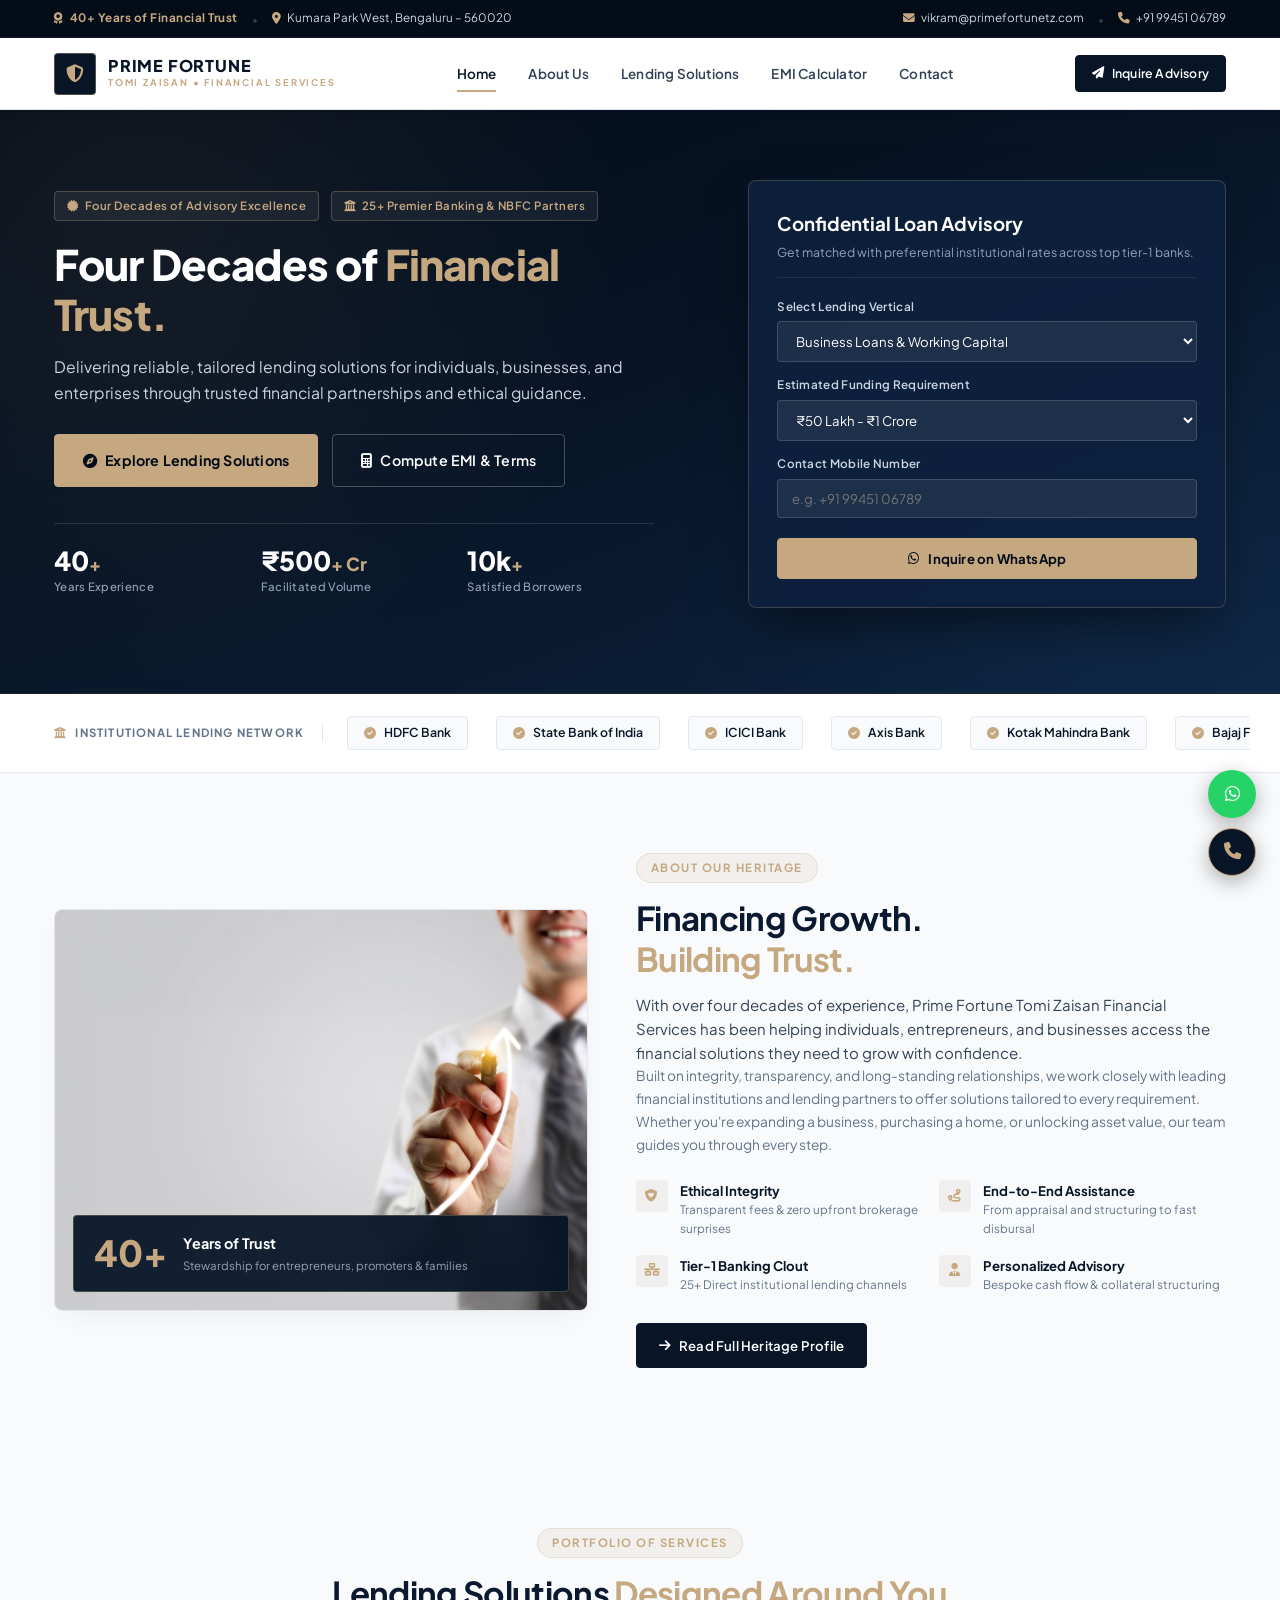
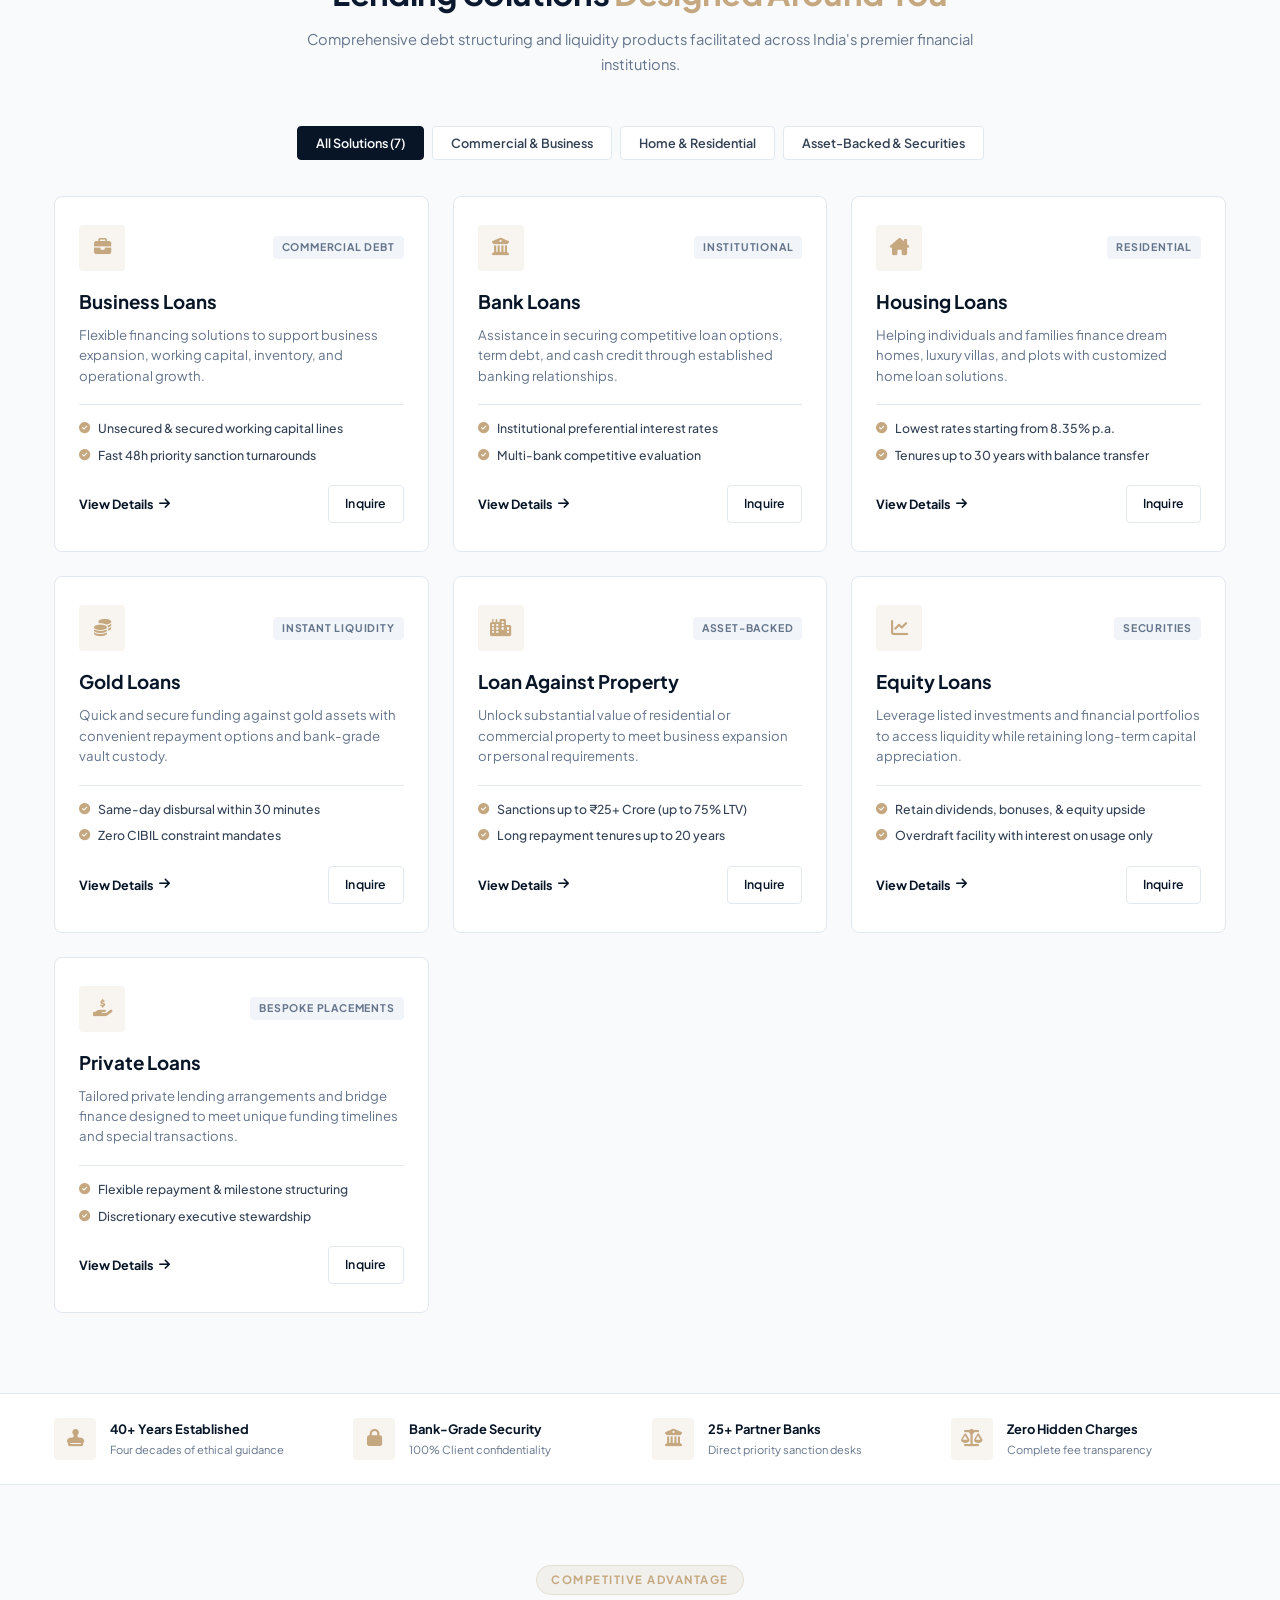
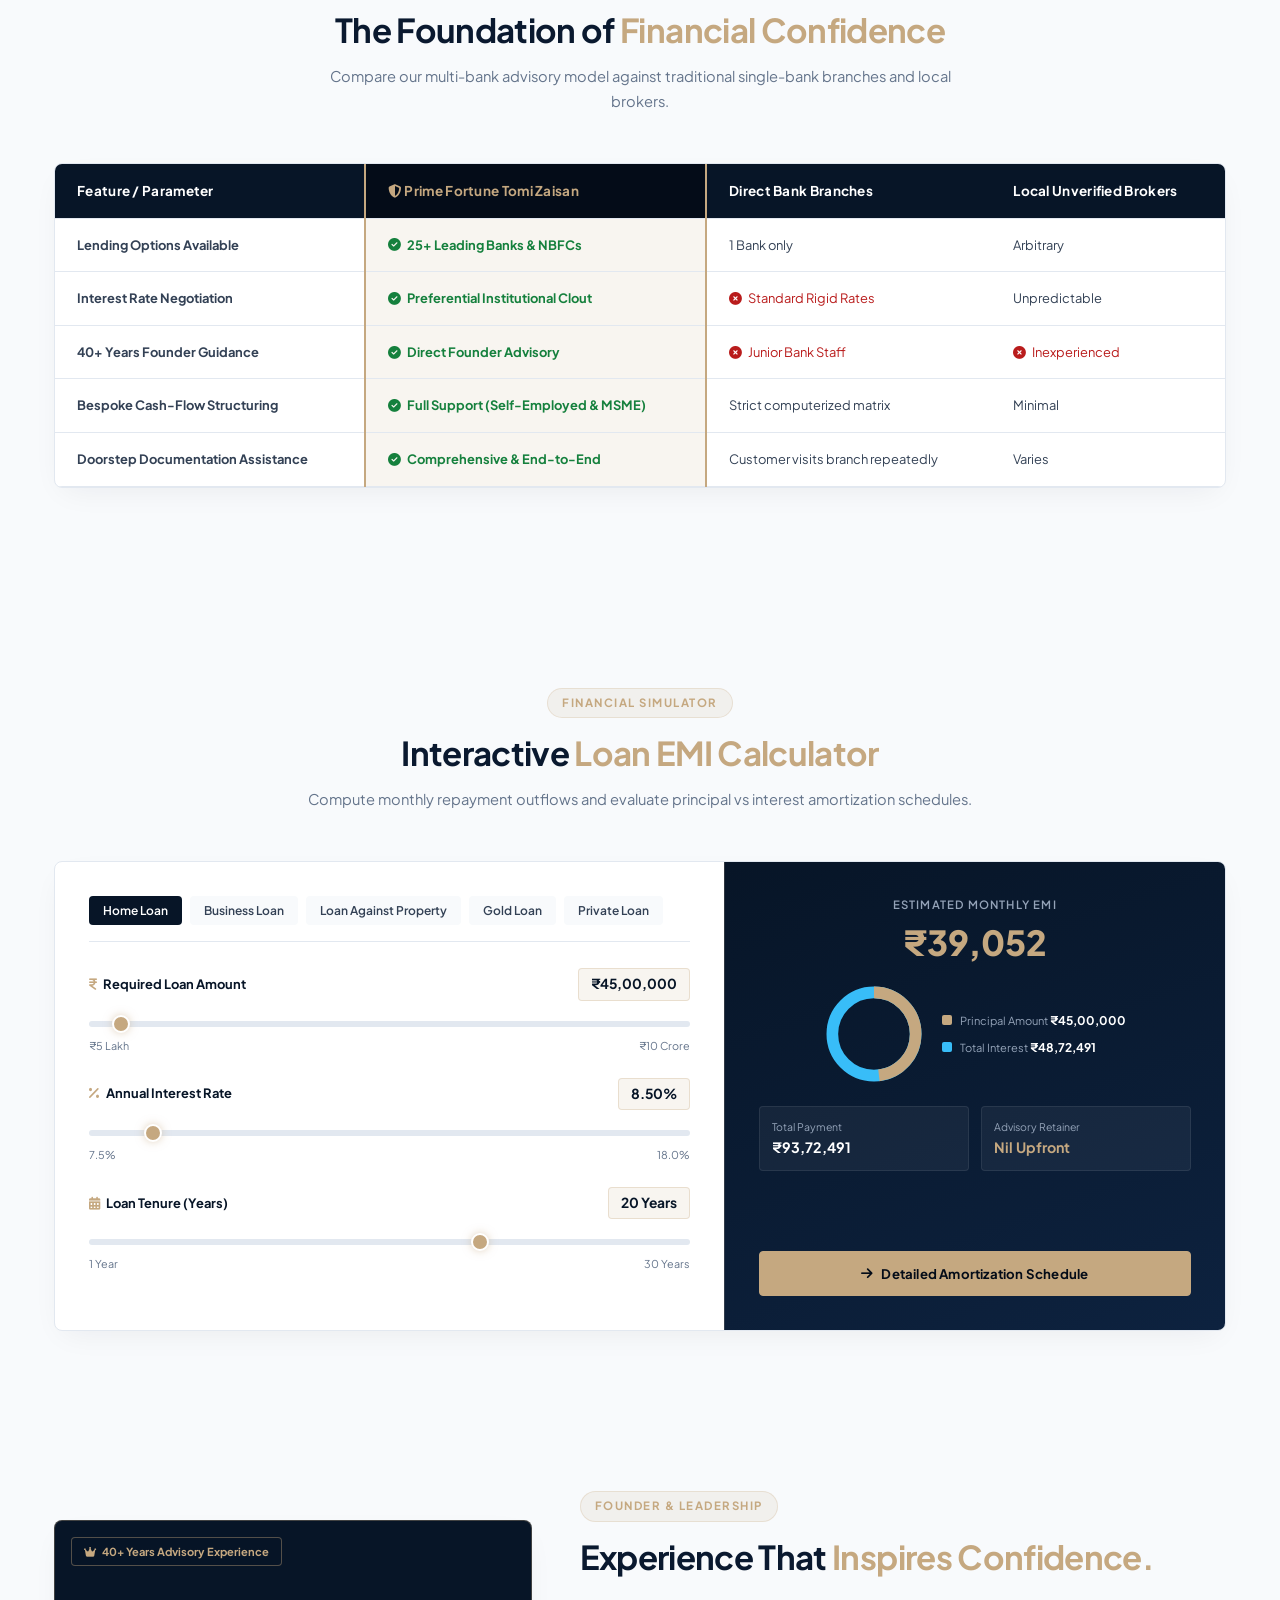
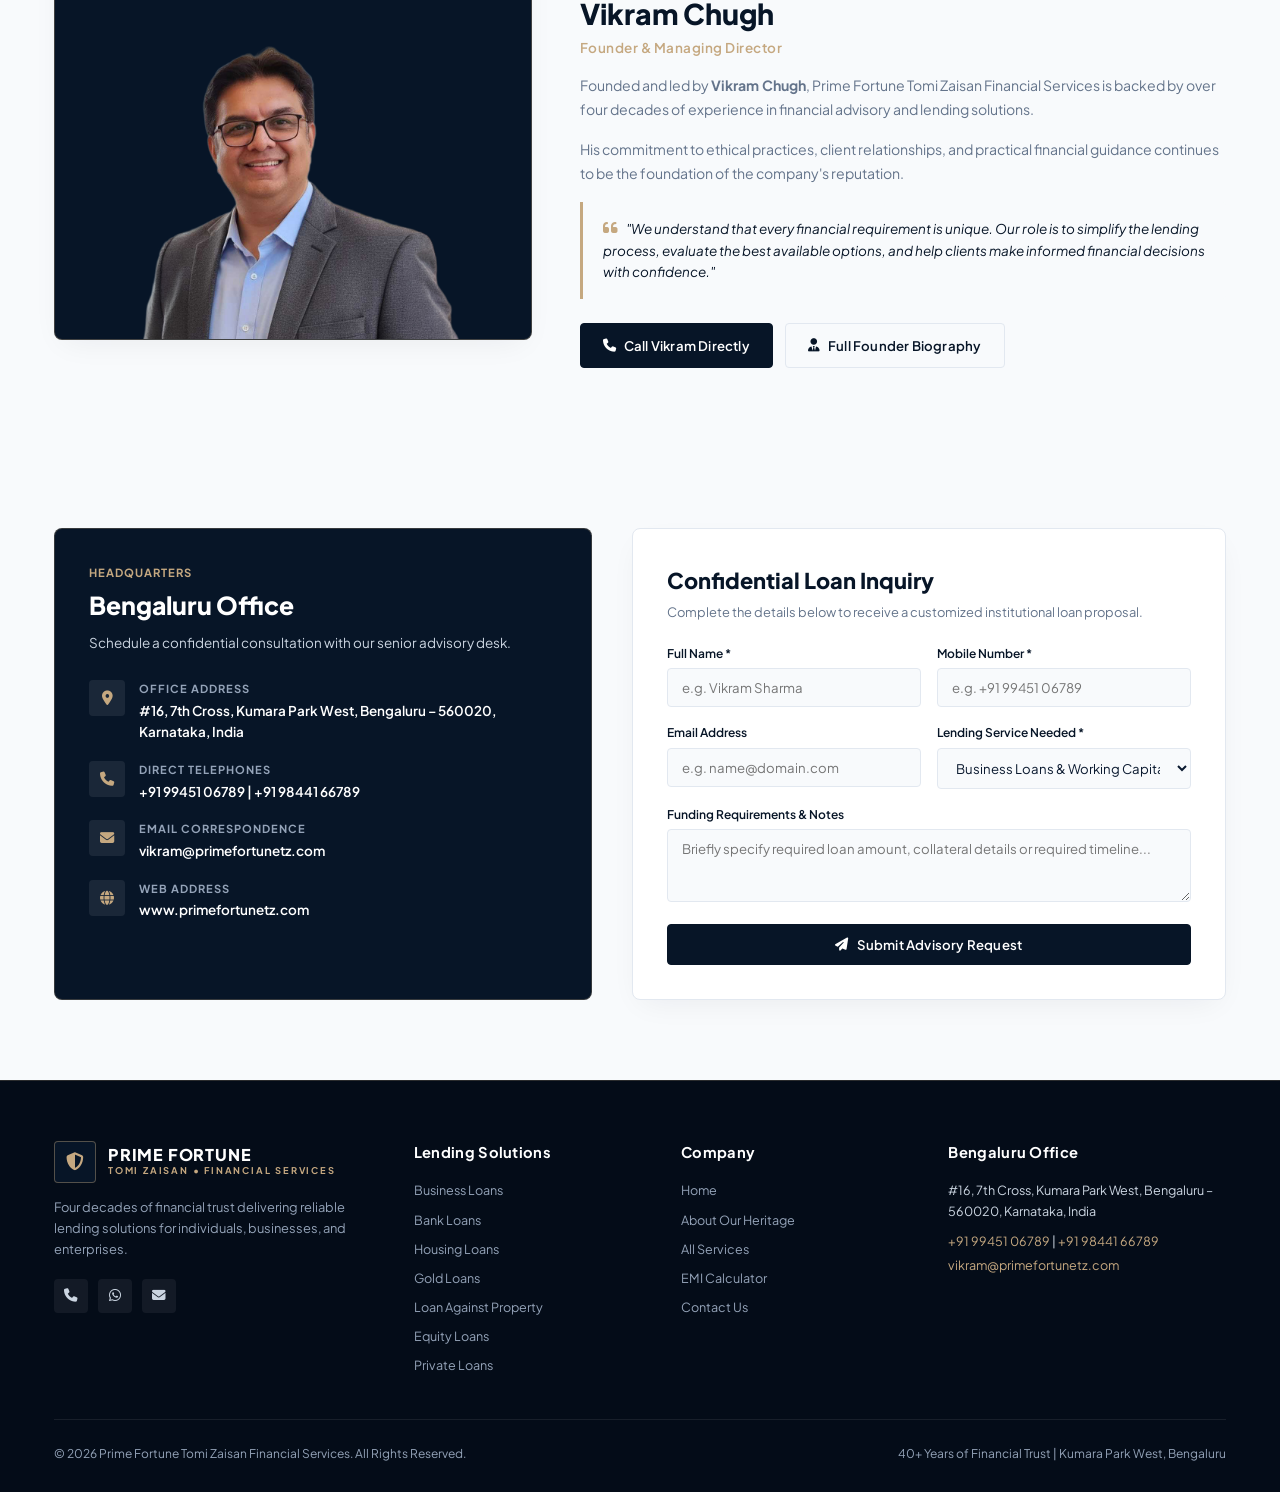
<file: index.html>
<!DOCTYPE html>
<html lang="en">
<head>
  <meta charset="UTF-8">
  <meta name="viewport" content="width=device-width, initial-scale=1.0">
  <title>Prime Fortune Tomi Zaisan Financial Services | 40+ Years of Financial Trust</title>
  <meta name="description" content="Prime Fortune Tomi Zaisan Financial Services - Institutional capital facilitation and lending advisory for enterprises, promoters, and homeowners in Bengaluru. Led by Vikram Chugh with 40+ years experience.">
  <meta name="keywords" content="Prime Fortune Tomi Zaisan, Vikram Chugh, Business Loans Bengaluru, Housing Loans Bengaluru, Loan Against Property, Gold Loans, Equity Loans, Private Loans, Financial Advisory Bengaluru">
  
  <meta property="og:title" content="Prime Fortune Tomi Zaisan Financial Services">
  <meta property="og:description" content="Four Decades of Financial Trust. Bespoke lending solutions for individuals, businesses and enterprises.">
  <meta property="og:type" content="website">
  <meta property="og:url" content="https://www.primefortunetz.com">
  
  <link rel="icon" type="image/svg+xml" href="assets/icons/favicon.svg">
  <link rel="stylesheet" href="https://cdnjs.cloudflare.com/ajax/libs/font-awesome/6.5.1/css/all.min.css">
  <link rel="stylesheet" href="css/style.css">
</head>
<body>

  <!-- Reusable Site Header -->
  <div id="site-header"></div>

  <!-- Hero Section -->
  <section class="hero-section" id="hero">
    <div class="hero-bg-overlay"></div>
    
    <div class="container hero-container">
      <div class="hero-content">
        <div class="hero-badge-container">
          <div class="hero-badge-pill">
            <i class="fa-solid fa-certificate"></i>
            <span>Four Decades of Advisory Excellence</span>
          </div>
          <div class="hero-badge-pill">
            <i class="fa-solid fa-building-columns"></i>
            <span>25+ Premier Banking & NBFC Partners</span>
          </div>
        </div>

        <h1 class="hero-title">
          Four Decades of <span class="highlight">Financial Trust.</span>
        </h1>

        <p class="hero-lead">
          Delivering reliable, tailored lending solutions for individuals, businesses, and enterprises through trusted financial partnerships and ethical guidance.
        </p>

        <div class="hero-cta-group">
          <a href="services.html" class="btn btn-gold btn-lg">
            <i class="fa-solid fa-compass"></i> Explore Lending Solutions
          </a>
          <a href="calculator.html" class="btn btn-outline-white btn-lg">
            <i class="fa-solid fa-calculator"></i> Compute EMI & Terms
          </a>
        </div>

        <div class="hero-stats-row">
          <div class="hero-stat-item">
            <div class="hero-stat-num">40<span class="unit">+</span></div>
            <div class="hero-stat-label">Years Experience</div>
          </div>
          <div class="hero-stat-item">
            <div class="hero-stat-num">₹500<span class="unit">+ Cr</span></div>
            <div class="hero-stat-label">Facilitated Volume</div>
          </div>
          <div class="hero-stat-item">
            <div class="hero-stat-num">10k<span class="unit">+</span></div>
            <div class="hero-stat-label">Satisfied Borrowers</div>
          </div>
        </div>
      </div>

      <!-- Hero Right: Quick Consultation Card -->
      <div class="hero-card-wrapper">
        <div class="hero-quick-card">
          <div class="hero-card-header">
            <h3 class="hero-card-title">Confidential Loan Advisory</h3>
            <p class="hero-card-subtitle">Get matched with preferential institutional rates across top tier-1 banks.</p>
          </div>

          <form class="quick-form" id="hero-quick-form">
            <div class="form-group">
              <label class="form-label" for="hero-loan-type">Select Lending Vertical</label>
              <select class="form-select" id="hero-loan-type" required>
                <option value="Business Loan">Business Loans & Working Capital</option>
                <option value="Housing Loan">Housing Loans & Home Construction</option>
                <option value="Loan Against Property">Loan Against Property (LAP)</option>
                <option value="Bank Loan">Bank Loans & Institutional Credit</option>
                <option value="Gold Loan">Gold Loans (Instant Liquidity)</option>
                <option value="Equity Loan">Equity Loans / Loan Against Securities</option>
                <option value="Private Loan">Private & Bridge Loans</option>
              </select>
            </div>

            <div class="form-group">
              <label class="form-label" for="hero-loan-amount">Estimated Funding Requirement</label>
              <select class="form-select" id="hero-loan-amount" required>
                <option value="₹10 Lakh - ₹25 Lakh">₹10 Lakh - ₹25 Lakh</option>
                <option value="₹25 Lakh - ₹50 Lakh">₹25 Lakh - ₹50 Lakh</option>
                <option value="₹50 Lakh - ₹1 Crore" selected>₹50 Lakh - ₹1 Crore</option>
                <option value="₹1 Crore - ₹5 Crore">₹1 Crore - ₹5 Crore</option>
                <option value="₹5 Crore - ₹25 Crore+">₹5 Crore - ₹25 Crore+</option>
              </select>
            </div>

            <div class="form-group">
              <label class="form-label" for="hero-phone">Contact Mobile Number</label>
              <input type="tel" class="form-input" id="hero-phone" placeholder="e.g. +91 99451 06789" required pattern="[0-9+ ]{8,15}">
            </div>

            <button type="submit" class="btn btn-gold" style="width: 100%; margin-top: 6px;">
              <i class="fa-brands fa-whatsapp"></i> Inquire on WhatsApp
            </button>
          </form>
        </div>
      </div>
    </div>
  </section>

  <!-- Banking Partners Ticker -->
  <div class="trust-ticker-section">
    <div class="container trust-ticker-container">
      <div class="trust-ticker-label">
        <i class="fa-solid fa-building-columns" style="color:var(--c-gold); margin-right: 6px;"></i>
        Institutional Lending Network
      </div>
      <div class="trust-ticker-track">
        <div class="ticker-bank-pill"><i class="fa-solid fa-circle-check"></i> HDFC Bank</div>
        <div class="ticker-bank-pill"><i class="fa-solid fa-circle-check"></i> State Bank of India</div>
        <div class="ticker-bank-pill"><i class="fa-solid fa-circle-check"></i> ICICI Bank</div>
        <div class="ticker-bank-pill"><i class="fa-solid fa-circle-check"></i> Axis Bank</div>
        <div class="ticker-bank-pill"><i class="fa-solid fa-circle-check"></i> Kotak Mahindra Bank</div>
        <div class="ticker-bank-pill"><i class="fa-solid fa-circle-check"></i> Bajaj Finserv</div>
        <div class="ticker-bank-pill"><i class="fa-solid fa-circle-check"></i> Tata Capital</div>
        <div class="ticker-bank-pill"><i class="fa-solid fa-circle-check"></i> Aditya Birla Finance</div>
        <div class="ticker-bank-pill"><i class="fa-solid fa-circle-check"></i> Standard Chartered</div>
        <div class="ticker-bank-pill"><i class="fa-solid fa-circle-check"></i> Punjab National Bank</div>
        <!-- Duplicates for seamless loop -->
        <div class="ticker-bank-pill"><i class="fa-solid fa-circle-check"></i> HDFC Bank</div>
        <div class="ticker-bank-pill"><i class="fa-solid fa-circle-check"></i> State Bank of India</div>
        <div class="ticker-bank-pill"><i class="fa-solid fa-circle-check"></i> ICICI Bank</div>
      </div>
    </div>
  </div>

  <!-- About Us Section -->
  <section class="section about-section" id="about">
    <div class="container">
      <div class="about-grid">
        <div class="about-image-card">
          <img src="assets/images/growth-advisory.png" alt="Financing Growth Building Trust" loading="lazy">
          <div class="about-experience-badge">
            <div class="exp-badge-num">40+</div>
            <div class="exp-badge-text">
              <h4>Years of Trust</h4>
              <p>Stewardship for entrepreneurs, promoters & families</p>
            </div>
          </div>
        </div>

        <div class="about-content">
          <div class="section-tag">About Our Heritage</div>
          <h2 class="section-title">Financing Growth.<br><span class="text-gold">Building Trust.</span></h2>
          
          <p class="about-lead">
            With over four decades of experience, Prime Fortune Tomi Zaisan Financial Services has been helping individuals, entrepreneurs, and businesses access the financial solutions they need to grow with confidence.
          </p>

          <p style="color:var(--c-text-muted); font-size:0.92rem; line-height:1.65; margin-bottom:18px;">
            Built on integrity, transparency, and long-standing relationships, we work closely with leading financial institutions and lending partners to offer solutions tailored to every requirement. Whether you're expanding a business, purchasing a home, or unlocking asset value, our team guides you through every step.
          </p>

          <div class="about-highlights-grid">
            <div class="about-hl-item">
              <div class="about-hl-icon"><i class="fa-solid fa-shield-heart"></i></div>
              <div class="about-hl-text">
                <h5>Ethical Integrity</h5>
                <p>Transparent fees & zero upfront brokerage surprises</p>
              </div>
            </div>
            <div class="about-hl-item">
              <div class="about-hl-icon"><i class="fa-solid fa-route"></i></div>
              <div class="about-hl-text">
                <h5>End-to-End Assistance</h5>
                <p>From appraisal and structuring to fast disbursal</p>
              </div>
            </div>
            <div class="about-hl-item">
              <div class="about-hl-icon"><i class="fa-solid fa-network-wired"></i></div>
              <div class="about-hl-text">
                <h5>Tier-1 Banking Clout</h5>
                <p>25+ Direct institutional lending channels</p>
              </div>
            </div>
            <div class="about-hl-item">
              <div class="about-hl-icon"><i class="fa-solid fa-user-tie"></i></div>
              <div class="about-hl-text">
                <h5>Personalized Advisory</h5>
                <p>Bespoke cash flow & collateral structuring</p>
              </div>
            </div>
          </div>

          <a href="about.html" class="btn btn-primary">
            <i class="fa-solid fa-arrow-right"></i> Read Full Heritage Profile
          </a>
        </div>
      </div>
    </div>
  </section>

  <!-- Lending Solutions Section -->
  <section class="section services-section" id="services" style="background:var(--c-bg);">
    <div class="container">
      <div class="section-header">
        <div class="section-tag">Portfolio of Services</div>
        <h2 class="section-title">Lending Solutions <span class="text-gold">Designed Around You</span></h2>
        <p class="section-desc">
          Comprehensive debt structuring and liquidity products facilitated across India's premier financial institutions.
        </p>
      </div>

      <!-- Filter Tabs -->
      <div class="services-filter-tabs">
        <button class="filter-btn active" data-filter="all">All Solutions (7)</button>
        <button class="filter-btn" data-filter="business">Commercial & Business</button>
        <button class="filter-btn" data-filter="residential">Home & Residential</button>
        <button class="filter-btn" data-filter="asset">Asset-Backed & Securities</button>
      </div>

      <!-- Services Grid -->
      <div class="services-grid">
        
        <!-- 1. Business Loans -->
        <div class="service-card" data-category="business">
          <div class="service-card-top">
            <div class="service-icon-box"><i class="fa-solid fa-briefcase"></i></div>
            <span class="service-badge">Commercial Debt</span>
          </div>
          <h3 class="service-title">Business Loans</h3>
          <p class="service-desc">Flexible financing solutions to support business expansion, working capital, inventory, and operational growth.</p>
          <div class="service-features-list">
            <div class="service-feature-item"><i class="fa-solid fa-circle-check"></i> Unsecured & secured working capital lines</div>
            <div class="service-feature-item"><i class="fa-solid fa-circle-check"></i> Fast 48h priority sanction turnarounds</div>
          </div>
          <div class="service-card-action">
            <span class="service-link" onclick="openServiceModal('business')">View Details <i class="fa-solid fa-arrow-right"></i></span>
            <a href="contact.html" class="btn btn-outline btn-sm">Inquire</a>
          </div>
        </div>

        <!-- 2. Bank Loans -->
        <div class="service-card" data-category="business">
          <div class="service-card-top">
            <div class="service-icon-box"><i class="fa-solid fa-building-columns"></i></div>
            <span class="service-badge">Institutional</span>
          </div>
          <h3 class="service-title">Bank Loans</h3>
          <p class="service-desc">Assistance in securing competitive loan options, term debt, and cash credit through established banking relationships.</p>
          <div class="service-features-list">
            <div class="service-feature-item"><i class="fa-solid fa-circle-check"></i> Institutional preferential interest rates</div>
            <div class="service-feature-item"><i class="fa-solid fa-circle-check"></i> Multi-bank competitive evaluation</div>
          </div>
          <div class="service-card-action">
            <span class="service-link" onclick="openServiceModal('bank')">View Details <i class="fa-solid fa-arrow-right"></i></span>
            <a href="contact.html" class="btn btn-outline btn-sm">Inquire</a>
          </div>
        </div>

        <!-- 3. Housing Loans -->
        <div class="service-card" data-category="residential">
          <div class="service-card-top">
            <div class="service-icon-box"><i class="fa-solid fa-house-chimney"></i></div>
            <span class="service-badge">Residential</span>
          </div>
          <h3 class="service-title">Housing Loans</h3>
          <p class="service-desc">Helping individuals and families finance dream homes, luxury villas, and plots with customized home loan solutions.</p>
          <div class="service-features-list">
            <div class="service-feature-item"><i class="fa-solid fa-circle-check"></i> Lowest rates starting from 8.35% p.a.</div>
            <div class="service-feature-item"><i class="fa-solid fa-circle-check"></i> Tenures up to 30 years with balance transfer</div>
          </div>
          <div class="service-card-action">
            <span class="service-link" onclick="openServiceModal('housing')">View Details <i class="fa-solid fa-arrow-right"></i></span>
            <a href="contact.html" class="btn btn-outline btn-sm">Inquire</a>
          </div>
        </div>

        <!-- 4. Gold Loans -->
        <div class="service-card" data-category="asset">
          <div class="service-card-top">
            <div class="service-icon-box"><i class="fa-solid fa-coins"></i></div>
            <span class="service-badge">Instant Liquidity</span>
          </div>
          <h3 class="service-title">Gold Loans</h3>
          <p class="service-desc">Quick and secure funding against gold assets with convenient repayment options and bank-grade vault custody.</p>
          <div class="service-features-list">
            <div class="service-feature-item"><i class="fa-solid fa-circle-check"></i> Same-day disbursal within 30 minutes</div>
            <div class="service-feature-item"><i class="fa-solid fa-circle-check"></i> Zero CIBIL constraint mandates</div>
          </div>
          <div class="service-card-action">
            <span class="service-link" onclick="openServiceModal('gold')">View Details <i class="fa-solid fa-arrow-right"></i></span>
            <a href="contact.html" class="btn btn-outline btn-sm">Inquire</a>
          </div>
        </div>

        <!-- 5. Loan Against Property -->
        <div class="service-card" data-category="asset">
          <div class="service-card-top">
            <div class="service-icon-box"><i class="fa-solid fa-city"></i></div>
            <span class="service-badge">Asset-Backed</span>
          </div>
          <h3 class="service-title">Loan Against Property</h3>
          <p class="service-desc">Unlock substantial value of residential or commercial property to meet business expansion or personal requirements.</p>
          <div class="service-features-list">
            <div class="service-feature-item"><i class="fa-solid fa-circle-check"></i> Sanctions up to ₹25+ Crore (up to 75% LTV)</div>
            <div class="service-feature-item"><i class="fa-solid fa-circle-check"></i> Long repayment tenures up to 20 years</div>
          </div>
          <div class="service-card-action">
            <span class="service-link" onclick="openServiceModal('property')">View Details <i class="fa-solid fa-arrow-right"></i></span>
            <a href="contact.html" class="btn btn-outline btn-sm">Inquire</a>
          </div>
        </div>

        <!-- 6. Equity Loans -->
        <div class="service-card" data-category="asset">
          <div class="service-card-top">
            <div class="service-icon-box"><i class="fa-solid fa-chart-line"></i></div>
            <span class="service-badge">Securities</span>
          </div>
          <h3 class="service-title">Equity Loans</h3>
          <p class="service-desc">Leverage listed investments and financial portfolios to access liquidity while retaining long-term capital appreciation.</p>
          <div class="service-features-list">
            <div class="service-feature-item"><i class="fa-solid fa-circle-check"></i> Retain dividends, bonuses, & equity upside</div>
            <div class="service-feature-item"><i class="fa-solid fa-circle-check"></i> Overdraft facility with interest on usage only</div>
          </div>
          <div class="service-card-action">
            <span class="service-link" onclick="openServiceModal('equity')">View Details <i class="fa-solid fa-arrow-right"></i></span>
            <a href="contact.html" class="btn btn-outline btn-sm">Inquire</a>
          </div>
        </div>

        <!-- 7. Private Loans -->
        <div class="service-card" data-category="business">
          <div class="service-card-top">
            <div class="service-icon-box"><i class="fa-solid fa-hand-holding-dollar"></i></div>
            <span class="service-badge">Bespoke Placements</span>
          </div>
          <h3 class="service-title">Private Loans</h3>
          <p class="service-desc">Tailored private lending arrangements and bridge finance designed to meet unique funding timelines and special transactions.</p>
          <div class="service-features-list">
            <div class="service-feature-item"><i class="fa-solid fa-circle-check"></i> Flexible repayment & milestone structuring</div>
            <div class="service-feature-item"><i class="fa-solid fa-circle-check"></i> Discretionary executive stewardship</div>
          </div>
          <div class="service-card-action">
            <span class="service-link" onclick="openServiceModal('private')">View Details <i class="fa-solid fa-arrow-right"></i></span>
            <a href="contact.html" class="btn btn-outline btn-sm">Inquire</a>
          </div>
        </div>

      </div>
    </div>
  </section>

  <!-- Trust Badges Bar -->
  <div class="trust-badges-bar">
    <div class="container trust-badges-grid">
      <div class="trust-badge-item">
        <div class="trust-badge-icon"><i class="fa-solid fa-stamp"></i></div>
        <div class="trust-badge-text">
          <h6>40+ Years Established</h6>
          <p>Four decades of ethical guidance</p>
        </div>
      </div>
      <div class="trust-badge-item">
        <div class="trust-badge-icon"><i class="fa-solid fa-lock"></i></div>
        <div class="trust-badge-text">
          <h6>Bank-Grade Security</h6>
          <p>100% Client confidentiality</p>
        </div>
      </div>
      <div class="trust-badge-item">
        <div class="trust-badge-icon"><i class="fa-solid fa-building-columns"></i></div>
        <div class="trust-badge-text">
          <h6>25+ Partner Banks</h6>
          <p>Direct priority sanction desks</p>
        </div>
      </div>
      <div class="trust-badge-item">
        <div class="trust-badge-icon"><i class="fa-solid fa-scale-balanced"></i></div>
        <div class="trust-badge-text">
          <h6>Zero Hidden Charges</h6>
          <p>Complete fee transparency</p>
        </div>
      </div>
    </div>
  </div>

  <!-- Comparison Matrix -->
  <section class="section why-choose-section">
    <div class="container">
      <div class="section-header">
        <div class="section-tag">Competitive Advantage</div>
        <h2 class="section-title">The Foundation of <span class="text-gold">Financial Confidence</span></h2>
        <p class="section-desc">Compare our multi-bank advisory model against traditional single-bank branches and local brokers.</p>
      </div>

      <div class="comparison-table-wrapper" style="margin-bottom: 40px;">
        <table class="comparison-table">
          <thead>
            <tr>
              <th>Feature / Parameter</th>
              <th class="highlight-col"><i class="fa-solid fa-shield-halved"></i> Prime Fortune Tomi Zaisan</th>
              <th>Direct Bank Branches</th>
              <th>Local Unverified Brokers</th>
            </tr>
          </thead>
          <tbody>
            <tr>
              <td><strong>Lending Options Available</strong></td>
              <td class="highlight-col"><span class="check-yes"><i class="fa-solid fa-check-circle"></i> 25+ Leading Banks & NBFCs</span></td>
              <td>1 Bank only</td>
              <td>Arbitrary</td>
            </tr>
            <tr>
              <td><strong>Interest Rate Negotiation</strong></td>
              <td class="highlight-col"><span class="check-yes"><i class="fa-solid fa-check-circle"></i> Preferential Institutional Clout</span></td>
              <td><span class="check-no"><i class="fa-solid fa-xmark-circle"></i> Standard Rigid Rates</span></td>
              <td>Unpredictable</td>
            </tr>
            <tr>
              <td><strong>40+ Years Founder Guidance</strong></td>
              <td class="highlight-col"><span class="check-yes"><i class="fa-solid fa-check-circle"></i> Direct Founder Advisory</span></td>
              <td><span class="check-no"><i class="fa-solid fa-xmark-circle"></i> Junior Bank Staff</span></td>
              <td><span class="check-no"><i class="fa-solid fa-xmark-circle"></i> Inexperienced</span></td>
            </tr>
            <tr>
              <td><strong>Bespoke Cash-Flow Structuring</strong></td>
              <td class="highlight-col"><span class="check-yes"><i class="fa-solid fa-check-circle"></i> Full Support (Self-Employed & MSME)</span></td>
              <td>Strict computerized matrix</td>
              <td>Minimal</td>
            </tr>
            <tr>
              <td><strong>Doorstep Documentation Assistance</strong></td>
              <td class="highlight-col"><span class="check-yes"><i class="fa-solid fa-check-circle"></i> Comprehensive & End-to-End</span></td>
              <td>Customer visits branch repeatedly</td>
              <td>Varies</td>
            </tr>
          </tbody>
        </table>
      </div>
    </div>
  </section>

  <!-- Interactive EMI Calculator Section -->
  <section class="section calculator-section" id="calculator" style="background:var(--c-bg);">
    <div class="container">
      <div class="section-header">
        <div class="section-tag">Financial Simulator</div>
        <h2 class="section-title">Interactive <span class="text-gold">Loan EMI Calculator</span></h2>
        <p class="section-desc">Compute monthly repayment outflows and evaluate principal vs interest amortization schedules.</p>
      </div>

      <div class="calculator-card">
        <!-- Controls Column -->
        <div class="calc-controls">
          <div class="calc-type-selector">
            <button class="calc-type-btn active" data-type="housing">Home Loan</button>
            <button class="calc-type-btn" data-type="business">Business Loan</button>
            <button class="calc-type-btn" data-type="property">Loan Against Property</button>
            <button class="calc-type-btn" data-type="gold">Gold Loan</button>
            <button class="calc-type-btn" data-type="private">Private Loan</button>
          </div>

          <!-- Slider 1 -->
          <div class="calc-slider-group">
            <div class="slider-header">
              <span class="slider-title"><i class="fa-solid fa-indian-rupee-sign" style="color:var(--c-gold); margin-right:4px;"></i> Required Loan Amount</span>
              <div class="slider-value-box" id="display-amount">₹45,00,000</div>
            </div>
            <input type="range" class="custom-range" id="calc-amount" min="500000" max="100000000" step="100000" value="4500000">
            <div class="slider-limits">
              <span id="calc-min-amount">₹5 Lakh</span>
              <span id="calc-max-amount">₹10 Crore</span>
            </div>
          </div>

          <!-- Slider 2 -->
          <div class="calc-slider-group">
            <div class="slider-header">
              <span class="slider-title"><i class="fa-solid fa-percent" style="color:var(--c-gold); margin-right:4px;"></i> Annual Interest Rate</span>
              <div class="slider-value-box" id="display-rate">8.50%</div>
            </div>
            <input type="range" class="custom-range" id="calc-rate" min="7.5" max="18" step="0.1" value="8.5">
            <div class="slider-limits">
              <span>7.5%</span>
              <span>18.0%</span>
            </div>
          </div>

          <!-- Slider 3 -->
          <div class="calc-slider-group">
            <div class="slider-header">
              <span class="slider-title"><i class="fa-solid fa-calendar-days" style="color:var(--c-gold); margin-right:4px;"></i> Loan Tenure (Years)</span>
              <div class="slider-value-box" id="display-tenure">20 Years</div>
            </div>
            <input type="range" class="custom-range" id="calc-tenure" min="1" max="30" step="1" value="20">
            <div class="slider-limits">
              <span>1 Year</span>
              <span>30 Years</span>
            </div>
          </div>
        </div>

        <!-- Results Column -->
        <div class="calc-results">
          <div>
            <div class="monthly-emi-label">Estimated Monthly EMI</div>
            <div class="monthly-emi-amount" id="res-monthly-emi">₹39,049</div>

            <div class="calc-chart-container">
              <div class="chart-svg-box">
                <svg width="100" height="100" viewBox="0 0 120 120" style="transform: rotate(-90deg);">
                  <circle cx="60" cy="60" r="50" fill="none" stroke="#38bdf8" stroke-width="14"></circle>
                  <circle id="chart-principal-circle" cx="60" cy="60" r="50" fill="none" stroke="#c5a880" stroke-width="14" stroke-dasharray="314.159" stroke-dashoffset="140"></circle>
                </svg>
              </div>

              <div class="chart-breakdown">
                <div class="breakdown-row">
                  <div class="color-dot dot-principal"></div>
                  <div class="breakdown-info">
                    <span class="breakdown-name">Principal Amount</span>
                    <span class="breakdown-val" id="res-principal">₹45,00,000</span>
                  </div>
                </div>
                <div class="breakdown-row">
                  <div class="color-dot dot-interest"></div>
                  <div class="breakdown-info">
                    <span class="breakdown-name">Total Interest</span>
                    <span class="breakdown-val" id="res-total-interest">₹48,71,811</span>
                  </div>
                </div>
              </div>
            </div>

            <div class="calc-summary-cards">
              <div class="summary-stat-box">
                <div class="summary-stat-label">Total Payment</div>
                <div class="summary-stat-value" id="res-total-amount">₹93,71,811</div>
              </div>
              <div class="summary-stat-box">
                <div class="summary-stat-label">Advisory Retainer</div>
                <div class="summary-stat-value" style="color:var(--c-gold);">Nil Upfront</div>
              </div>
            </div>
          </div>

          <a href="calculator.html" class="btn btn-gold" style="width: 100%;">
            <i class="fa-solid fa-arrow-right"></i> Detailed Amortization Schedule
          </a>
        </div>
      </div>
    </div>
  </section>

  <!-- Leadership Spotlight -->
  <section class="section leadership-section" id="leadership">
    <div class="container">
      <div class="leadership-grid">
        <div class="founder-photo-card">
          <div class="founder-floating-title">
            <i class="fa-solid fa-crown" style="color:var(--c-gold); margin-right:4px;"></i> 40+ Years Advisory Experience
          </div>
          <img src="assets/images/vikram-chugh-founder.png" alt="Vikram Chugh - Founder" class="founder-img">
        </div>

        <div class="leadership-content">
          <div class="section-tag">Founder & Leadership</div>
          <h2 class="section-title">Experience That <span class="text-gold">Inspires Confidence.</span></h2>

          <div class="founder-identity-box">
            <h3 class="founder-name">Vikram Chugh</h3>
            <div class="founder-title-badge">Founder & Managing Director</div>
          </div>

          <p class="founder-bio">
            Founded and led by <strong>Vikram Chugh</strong>, Prime Fortune Tomi Zaisan Financial Services is backed by over four decades of experience in financial advisory and lending solutions.
          </p>

          <p class="founder-bio">
            His commitment to ethical practices, client relationships, and practical financial guidance continues to be the foundation of the company's reputation.
          </p>

          <div class="founder-quote-box">
            <i class="fa-solid fa-quote-left" style="color:var(--c-gold); font-size:1.1rem; margin-right:6px;"></i>
            "We understand that every financial requirement is unique. Our role is to simplify the lending process, evaluate the best available options, and help clients make informed financial decisions with confidence."
          </div>

          <div style="display:flex; gap:12px; flex-wrap:wrap;">
            <a href="tel:+919945106789" class="btn btn-primary">
              <i class="fa-solid fa-phone"></i> Call Vikram Directly
            </a>
            <a href="about.html" class="btn btn-outline">
              <i class="fa-solid fa-user-tie"></i> Full Founder Biography
            </a>
          </div>
        </div>
      </div>
    </div>
  </section>

  <!-- Contact Us Section -->
  <section class="section contact-section" id="contact" style="background:var(--c-bg);">
    <div class="container">
      <div class="contact-grid">
        
        <!-- Left: Contact Details Card -->
        <div class="contact-info-card">
          <div>
            <div class="contact-info-header">
              <div style="font-size:0.75rem; text-transform:uppercase; letter-spacing:1px; color:var(--c-gold); font-weight:700; margin-bottom:4px;">
                Headquarters
              </div>
              <h3>Bengaluru Office</h3>
              <p>Schedule a confidential consultation with our senior advisory desk.</p>
            </div>

            <div class="contact-details-list">
              <div class="contact-detail-item">
                <div class="contact-detail-icon"><i class="fa-solid fa-location-dot"></i></div>
                <div class="contact-detail-text">
                  <h5>Office Address</h5>
                  <p>#16, 7th Cross, Kumara Park West, Bengaluru – 560020, Karnataka, India</p>
                </div>
              </div>

              <div class="contact-detail-item">
                <div class="contact-detail-icon"><i class="fa-solid fa-phone"></i></div>
                <div class="contact-detail-text">
                  <h5>Direct Telephones</h5>
                  <p>
                    <a href="tel:+919945106789">+91 99451 06789</a> | <a href="tel:+919844166789">+91 98441 66789</a>
                  </p>
                </div>
              </div>

              <div class="contact-detail-item">
                <div class="contact-detail-icon"><i class="fa-solid fa-envelope"></i></div>
                <div class="contact-detail-text">
                  <h5>Email Correspondence</h5>
                  <p><a href="mailto:vikram@primefortunetz.com">vikram@primefortunetz.com</a></p>
                </div>
              </div>

              <div class="contact-detail-item">
                <div class="contact-detail-icon"><i class="fa-solid fa-globe"></i></div>
                <div class="contact-detail-text">
                  <h5>Web Address</h5>
                  <p><a href="https://www.primefortunetz.com" target="_blank">www.primefortunetz.com</a></p>
                </div>
              </div>
            </div>
          </div>
        </div>

        <!-- Right: Contact Form -->
        <div class="contact-form-card">
          <h3 class="form-title">Confidential Loan Inquiry</h3>
          <p class="form-subtitle">Complete the details below to receive a customized institutional loan proposal.</p>

          <form id="main-contact-form">
            <div class="form-row">
              <div class="form-field">
                <label for="contact-name">Full Name *</label>
                <input type="text" id="contact-name" placeholder="e.g. Vikram Sharma" required>
              </div>
              <div class="form-field">
                <label for="contact-phone">Mobile Number *</label>
                <input type="tel" id="contact-phone" placeholder="e.g. +91 99451 06789" required>
              </div>
            </div>

            <div class="form-row">
              <div class="form-field">
                <label for="contact-email">Email Address</label>
                <input type="email" id="contact-email" placeholder="e.g. name@domain.com">
              </div>
              <div class="form-field">
                <label for="contact-loan-type">Lending Service Needed *</label>
                <select id="contact-loan-type" required>
                  <option value="Business Loan">Business Loans & Working Capital</option>
                  <option value="Housing Loan">Housing Loans & Construction</option>
                  <option value="Loan Against Property">Loan Against Property (LAP)</option>
                  <option value="Bank Loan">Bank Loans & Institutional Credit</option>
                  <option value="Gold Loan">Gold Loans (Instant Disbursal)</option>
                  <option value="Equity Loan">Equity Loans (Against Securities)</option>
                  <option value="Private Loan">Private Loans & Specialized Funding</option>
                </select>
              </div>
            </div>

            <div class="form-field">
              <label for="contact-message">Funding Requirements & Notes</label>
              <textarea id="contact-message" rows="3" placeholder="Briefly specify required loan amount, collateral details or required timeline..."></textarea>
            </div>

            <button type="submit" class="btn btn-primary" style="width: 100%;">
              <i class="fa-solid fa-paper-plane"></i> Submit Advisory Request
            </button>
          </form>
        </div>

      </div>
    </div>
  </section>

  <!-- Reusable Site Footer -->
  <div id="site-footer"></div>

  <!-- JavaScript -->
  <script src="js/components.js"></script>
  <script src="js/calculator.js"></script>
  <script src="js/app.js"></script>
</body>
</html>
</file>
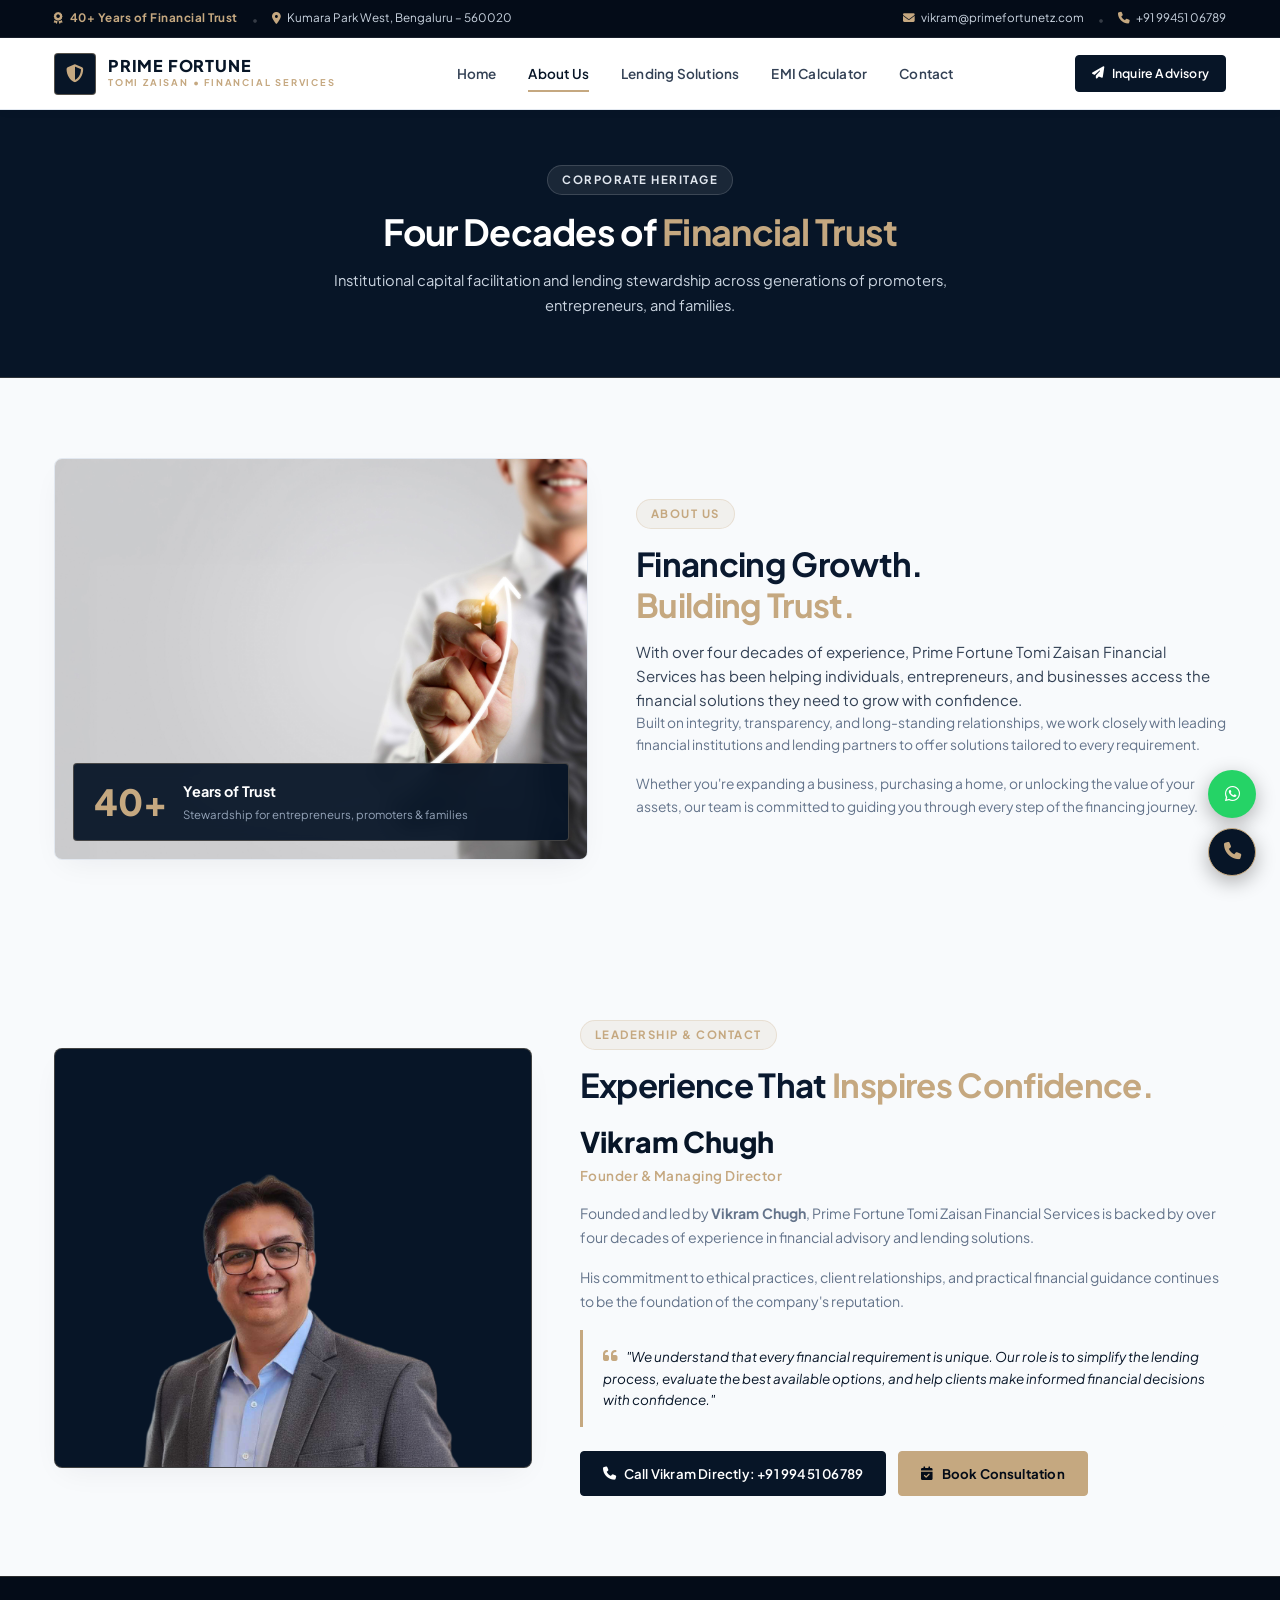
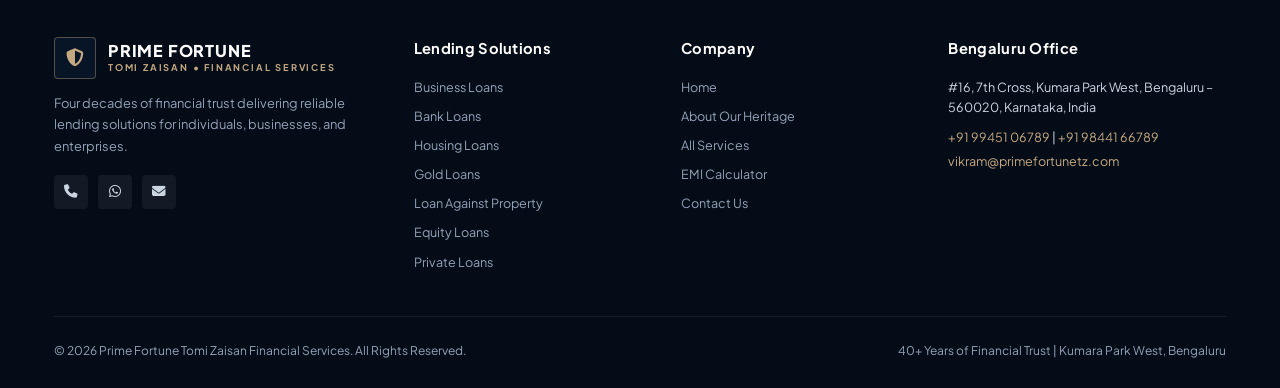
<file: about.html>
<!DOCTYPE html>
<html lang="en">
<head>
  <meta charset="UTF-8">
  <meta name="viewport" content="width=device-width, initial-scale=1.0">
  <title>About Our Heritage | Prime Fortune Tomi Zaisan Financial Services</title>
  <meta name="description" content="Four Decades of Financial Trust. Learn about Prime Fortune Tomi Zaisan and Founder Vikram Chugh's 40+ years of institutional advisory.">
  <link rel="icon" type="image/svg+xml" href="assets/icons/favicon.svg">
  <link rel="stylesheet" href="https://cdnjs.cloudflare.com/ajax/libs/font-awesome/6.5.1/css/all.min.css">
  <link rel="stylesheet" href="css/style.css">
</head>
<body>

  <!-- Reusable Site Header -->
  <div id="site-header"></div>

  <!-- Page Banner -->
  <section class="section-dark" style="padding: 55px 0 60px; text-align: center; border-bottom: 1px solid rgba(197, 168, 128, 0.2);">
    <div class="container">
      <div class="section-tag dark-tag">Corporate Heritage</div>
      <h1 class="section-title" style="font-size: 2.4rem;">Four Decades of <span class="text-gold">Financial Trust</span></h1>
      <p class="section-desc" style="max-width: 620px; margin: 0 auto;">Institutional capital facilitation and lending stewardship across generations of promoters, entrepreneurs, and families.</p>
    </div>
  </section>

  <!-- Core Story -->
  <section class="section about-section">
    <div class="container">
      <div class="about-grid">
        <div class="about-image-card">
          <img src="assets/images/growth-advisory.png" alt="Financing Growth Building Trust">
          <div class="about-experience-badge">
            <div class="exp-badge-num">40+</div>
            <div class="exp-badge-text">
              <h4>Years of Trust</h4>
              <p>Stewardship for entrepreneurs, promoters & families</p>
            </div>
          </div>
        </div>

        <div class="about-content">
          <div class="section-tag">About Us</div>
          <h2 class="section-title">Financing Growth.<br><span class="text-gold">Building Trust.</span></h2>
          <p class="about-lead">
            With over four decades of experience, Prime Fortune Tomi Zaisan Financial Services has been helping individuals, entrepreneurs, and businesses access the financial solutions they need to grow with confidence.
          </p>
          <p style="color:var(--c-text-muted); font-size:0.92rem; line-height:1.65; margin-bottom:16px;">
            Built on integrity, transparency, and long-standing relationships, we work closely with leading financial institutions and lending partners to offer solutions tailored to every requirement.
          </p>
          <p style="color:var(--c-text-muted); font-size:0.92rem; line-height:1.65;">
            Whether you're expanding a business, purchasing a home, or unlocking the value of your assets, our team is committed to guiding you through every step of the financing journey.
          </p>
        </div>
      </div>
    </div>
  </section>

  <!-- Founder Spotlight -->
  <section class="section leadership-section" style="background:var(--c-bg);">
    <div class="container">
      <div class="leadership-grid">
        <div class="founder-photo-card">
          <img src="assets/images/vikram-chugh-founder.png" alt="Founder Vikram Chugh" class="founder-img">
        </div>

        <div class="leadership-content">
          <div class="section-tag">Leadership & Contact</div>
          <h2 class="section-title">Experience That <span class="text-gold">Inspires Confidence.</span></h2>

          <div class="founder-identity-box">
            <h3 class="founder-name">Vikram Chugh</h3>
            <div class="founder-title-badge">Founder & Managing Director</div>
          </div>

          <p class="founder-bio">
            Founded and led by <strong>Vikram Chugh</strong>, Prime Fortune Tomi Zaisan Financial Services is backed by over four decades of experience in financial advisory and lending solutions.
          </p>

          <p class="founder-bio">
            His commitment to ethical practices, client relationships, and practical financial guidance continues to be the foundation of the company's reputation.
          </p>

          <div class="founder-quote-box">
            <i class="fa-solid fa-quote-left" style="color:var(--c-gold); font-size:1.1rem; margin-right:6px;"></i>
            "We understand that every financial requirement is unique. Our role is to simplify the lending process, evaluate the best available options, and help clients make informed financial decisions with confidence."
          </div>

          <div style="display:flex; gap:12px; flex-wrap:wrap;">
            <a href="tel:+919945106789" class="btn btn-primary">
              <i class="fa-solid fa-phone"></i> Call Vikram Directly: +91 99451 06789
            </a>
            <a href="contact.html" class="btn btn-gold">
              <i class="fa-solid fa-calendar-check"></i> Book Consultation
            </a>
          </div>
        </div>
      </div>
    </div>
  </section>

  <!-- Reusable Site Footer -->
  <div id="site-footer"></div>

  <!-- JavaScript -->
  <script src="js/components.js"></script>
  <script src="js/app.js"></script>
</body>
</html>
</file>
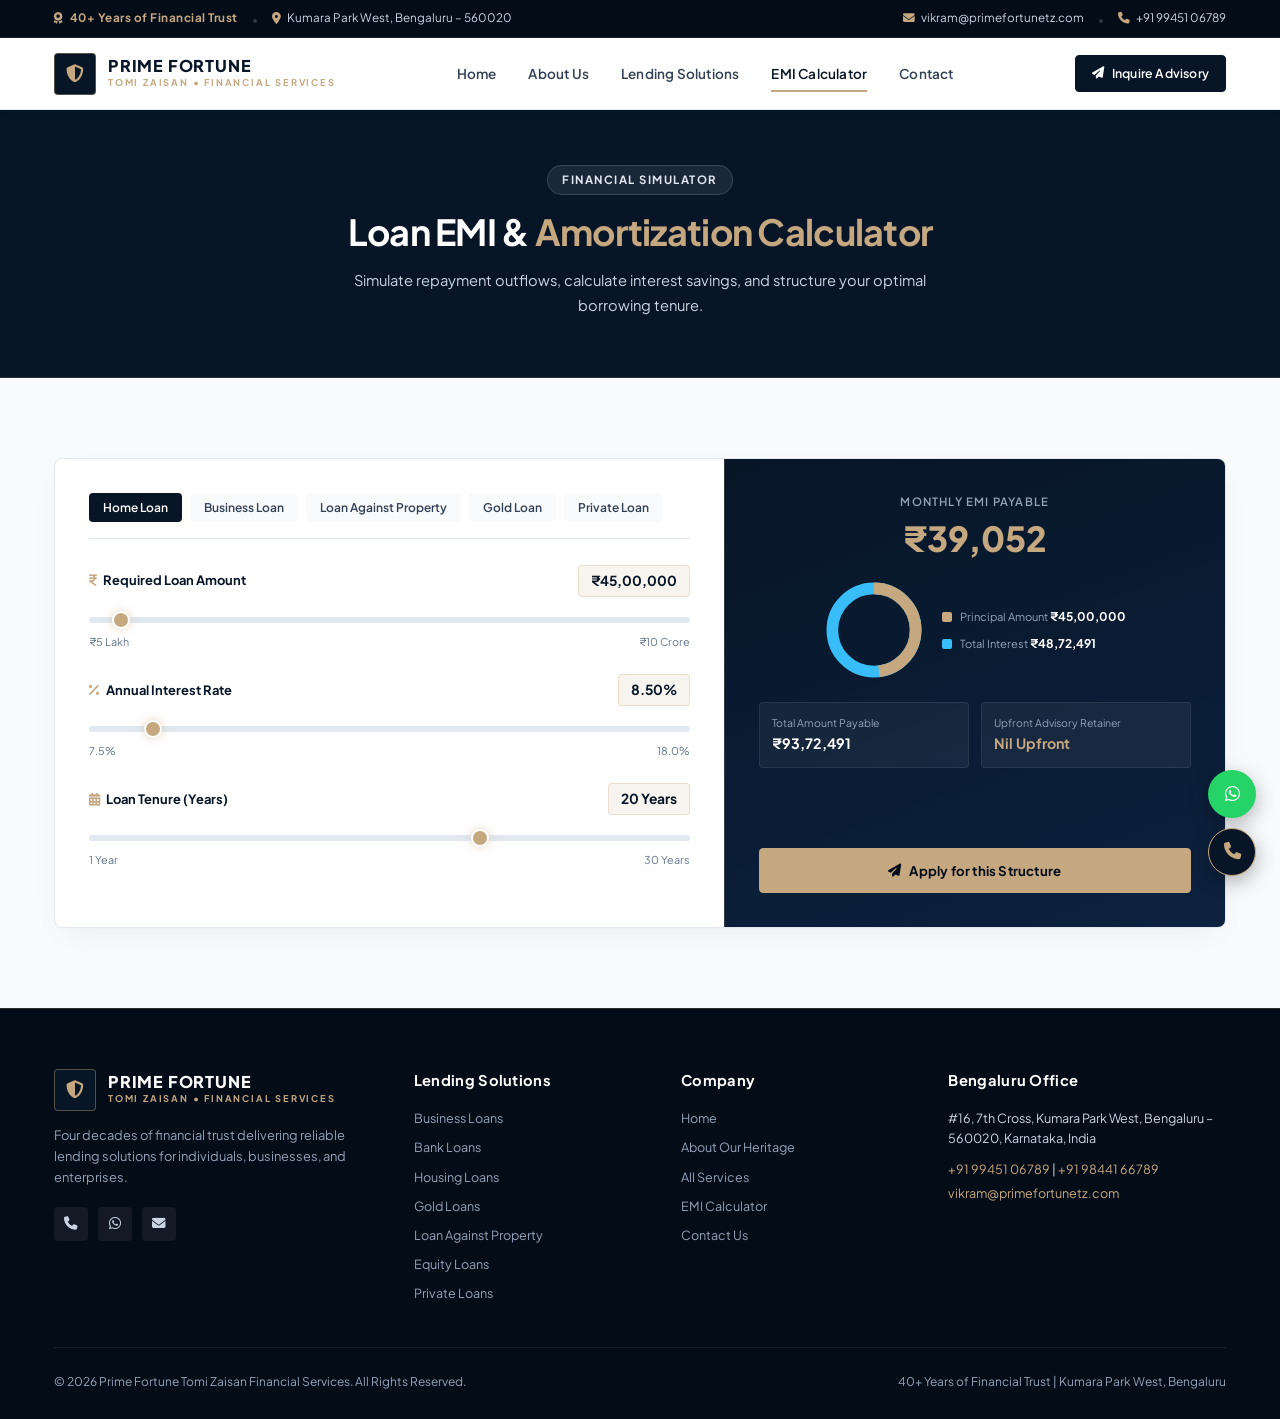
<file: calculator.html>
<!DOCTYPE html>
<html lang="en">
<head>
  <meta charset="UTF-8">
  <meta name="viewport" content="width=device-width, initial-scale=1.0">
  <title>Loan EMI & Amortization Calculator | Prime Fortune Tomi Zaisan</title>
  <meta name="description" content="Simulate monthly loan EMI, interest outflow, and principal amortization for Home Loans, Business Loans, and Loan Against Property.">
  <link rel="icon" type="image/svg+xml" href="assets/icons/favicon.svg">
  <link rel="stylesheet" href="https://cdnjs.cloudflare.com/ajax/libs/font-awesome/6.5.1/css/all.min.css">
  <link rel="stylesheet" href="css/style.css">
</head>
<body>

  <!-- Reusable Site Header -->
  <div id="site-header"></div>

  <!-- Page Banner -->
  <section class="section-dark" style="padding: 55px 0 60px; text-align: center; border-bottom: 1px solid rgba(197, 168, 128, 0.2);">
    <div class="container">
      <div class="section-tag dark-tag">Financial Simulator</div>
      <h1 class="section-title" style="font-size: 2.4rem;">Loan EMI & <span class="text-gold">Amortization Calculator</span></h1>
      <p class="section-desc" style="max-width: 620px; margin: 0 auto;">Simulate repayment outflows, calculate interest savings, and structure your optimal borrowing tenure.</p>
    </div>
  </section>

  <!-- Calculator Section -->
  <section class="section calculator-section">
    <div class="container">
      <div class="calculator-card">
        <!-- Controls Column -->
        <div class="calc-controls">
          <div class="calc-type-selector">
            <button class="calc-type-btn active" data-type="housing">Home Loan</button>
            <button class="calc-type-btn" data-type="business">Business Loan</button>
            <button class="calc-type-btn" data-type="property">Loan Against Property</button>
            <button class="calc-type-btn" data-type="gold">Gold Loan</button>
            <button class="calc-type-btn" data-type="private">Private Loan</button>
          </div>

          <!-- Slider 1 -->
          <div class="calc-slider-group">
            <div class="slider-header">
              <span class="slider-title"><i class="fa-solid fa-indian-rupee-sign" style="color:var(--c-gold); margin-right:4px;"></i> Required Loan Amount</span>
              <div class="slider-value-box" id="display-amount">₹45,00,000</div>
            </div>
            <input type="range" class="custom-range" id="calc-amount" min="500000" max="100000000" step="100000" value="4500000">
            <div class="slider-limits">
              <span id="calc-min-amount">₹5 Lakh</span>
              <span id="calc-max-amount">₹10 Crore</span>
            </div>
          </div>

          <!-- Slider 2 -->
          <div class="calc-slider-group">
            <div class="slider-header">
              <span class="slider-title"><i class="fa-solid fa-percent" style="color:var(--c-gold); margin-right:4px;"></i> Annual Interest Rate</span>
              <div class="slider-value-box" id="display-rate">8.50%</div>
            </div>
            <input type="range" class="custom-range" id="calc-rate" min="7.5" max="18" step="0.1" value="8.5">
            <div class="slider-limits">
              <span>7.5%</span>
              <span>18.0%</span>
            </div>
          </div>

          <!-- Slider 3 -->
          <div class="calc-slider-group">
            <div class="slider-header">
              <span class="slider-title"><i class="fa-solid fa-calendar-days" style="color:var(--c-gold); margin-right:4px;"></i> Loan Tenure (Years)</span>
              <div class="slider-value-box" id="display-tenure">20 Years</div>
            </div>
            <input type="range" class="custom-range" id="calc-tenure" min="1" max="30" step="1" value="20">
            <div class="slider-limits">
              <span>1 Year</span>
              <span>30 Years</span>
            </div>
          </div>
        </div>

        <!-- Results Column -->
        <div class="calc-results">
          <div>
            <div class="monthly-emi-label">Monthly EMI Payable</div>
            <div class="monthly-emi-amount" id="res-monthly-emi">₹39,049</div>

            <div class="calc-chart-container">
              <div class="chart-svg-box">
                <svg width="100" height="100" viewBox="0 0 120 120" style="transform: rotate(-90deg);">
                  <circle cx="60" cy="60" r="50" fill="none" stroke="#38bdf8" stroke-width="14"></circle>
                  <circle id="chart-principal-circle" cx="60" cy="60" r="50" fill="none" stroke="#c5a880" stroke-width="14" stroke-dasharray="314.159" stroke-dashoffset="140"></circle>
                </svg>
              </div>

              <div class="chart-breakdown">
                <div class="breakdown-row">
                  <div class="color-dot dot-principal"></div>
                  <div class="breakdown-info">
                    <span class="breakdown-name">Principal Amount</span>
                    <span class="breakdown-val" id="res-principal">₹45,00,000</span>
                  </div>
                </div>
                <div class="breakdown-row">
                  <div class="color-dot dot-interest"></div>
                  <div class="breakdown-info">
                    <span class="breakdown-name">Total Interest</span>
                    <span class="breakdown-val" id="res-total-interest">₹48,71,811</span>
                  </div>
                </div>
              </div>
            </div>

            <div class="calc-summary-cards">
              <div class="summary-stat-box">
                <div class="summary-stat-label">Total Amount Payable</div>
                <div class="summary-stat-value" id="res-total-amount">₹93,71,811</div>
              </div>
              <div class="summary-stat-box">
                <div class="summary-stat-label">Upfront Advisory Retainer</div>
                <div class="summary-stat-value" style="color:var(--c-gold);">Nil Upfront</div>
              </div>
            </div>
          </div>

          <a href="contact.html" class="btn btn-gold" style="width: 100%;">
            <i class="fa-solid fa-paper-plane"></i> Apply for this Structure
          </a>
        </div>
      </div>
    </div>
  </section>

  <!-- Reusable Site Footer -->
  <div id="site-footer"></div>

  <!-- JavaScript -->
  <script src="js/components.js"></script>
  <script src="js/calculator.js"></script>
  <script src="js/app.js"></script>
</body>
</html>
</file>
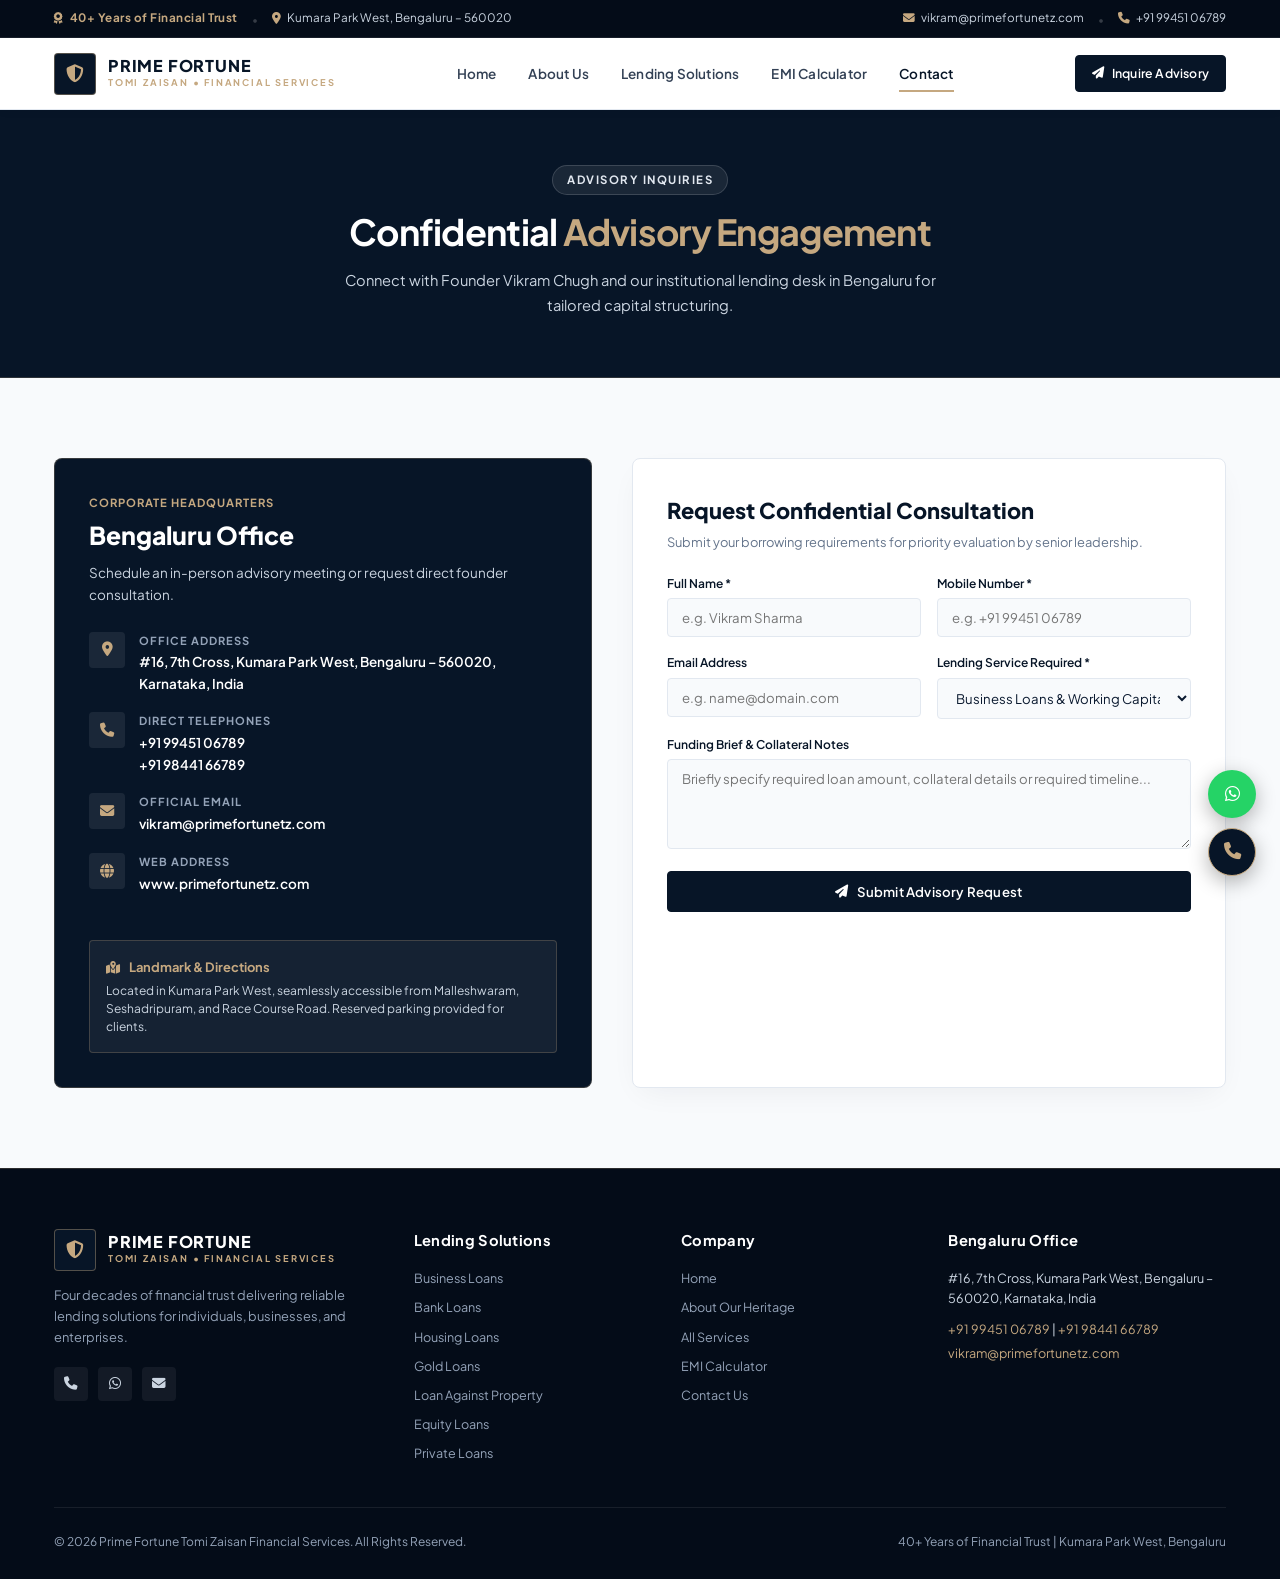
<file: contact.html>
<!DOCTYPE html>
<html lang="en">
<head>
  <meta charset="UTF-8">
  <meta name="viewport" content="width=device-width, initial-scale=1.0">
  <title>Contact & Private Advisory | Prime Fortune Tomi Zaisan</title>
  <meta name="description" content="Contact Prime Fortune Tomi Zaisan Financial Services in Kumara Park West, Bengaluru. Speak directly with Vikram Chugh for personalized loan assistance.">
  <link rel="icon" type="image/svg+xml" href="assets/icons/favicon.svg">
  <link rel="stylesheet" href="https://cdnjs.cloudflare.com/ajax/libs/font-awesome/6.5.1/css/all.min.css">
  <link rel="stylesheet" href="css/style.css">
</head>
<body>

  <!-- Reusable Site Header -->
  <div id="site-header"></div>

  <!-- Page Banner -->
  <section class="section-dark" style="padding: 55px 0 60px; text-align: center; border-bottom: 1px solid rgba(197, 168, 128, 0.2);">
    <div class="container">
      <div class="section-tag dark-tag">Advisory Inquiries</div>
      <h1 class="section-title" style="font-size: 2.4rem;">Confidential <span class="text-gold">Advisory Engagement</span></h1>
      <p class="section-desc" style="max-width: 620px; margin: 0 auto;">Connect with Founder Vikram Chugh and our institutional lending desk in Bengaluru for tailored capital structuring.</p>
    </div>
  </section>

  <!-- Contact Grid Section -->
  <section class="section contact-section">
    <div class="container">
      <div class="contact-grid">
        
        <!-- Details Card -->
        <div class="contact-info-card">
          <div>
            <div class="contact-info-header">
              <div style="font-size:0.75rem; text-transform:uppercase; letter-spacing:1px; color:var(--c-gold); font-weight:700; margin-bottom:4px;">
                Corporate Headquarters
              </div>
              <h3>Bengaluru Office</h3>
              <p>Schedule an in-person advisory meeting or request direct founder consultation.</p>
            </div>

            <div class="contact-details-list">
              <div class="contact-detail-item">
                <div class="contact-detail-icon"><i class="fa-solid fa-location-dot"></i></div>
                <div class="contact-detail-text">
                  <h5>Office Address</h5>
                  <p>#16, 7th Cross, Kumara Park West, Bengaluru – 560020, Karnataka, India</p>
                </div>
              </div>

              <div class="contact-detail-item">
                <div class="contact-detail-icon"><i class="fa-solid fa-phone"></i></div>
                <div class="contact-detail-text">
                  <h5>Direct Telephones</h5>
                  <p>
                    <a href="tel:+919945106789">+91 99451 06789</a><br>
                    <a href="tel:+919844166789">+91 98441 66789</a>
                  </p>
                </div>
              </div>

              <div class="contact-detail-item">
                <div class="contact-detail-icon"><i class="fa-solid fa-envelope"></i></div>
                <div class="contact-detail-text">
                  <h5>Official Email</h5>
                  <p><a href="mailto:vikram@primefortunetz.com">vikram@primefortunetz.com</a></p>
                </div>
              </div>

              <div class="contact-detail-item">
                <div class="contact-detail-icon"><i class="fa-solid fa-globe"></i></div>
                <div class="contact-detail-text">
                  <h5>Web Address</h5>
                  <p><a href="https://www.primefortunetz.com" target="_blank">www.primefortunetz.com</a></p>
                </div>
              </div>
            </div>
          </div>

          <div style="background:rgba(255,255,255,0.06); border:1px solid rgba(197,168,128,0.25); padding:16px; border-radius:var(--radius-sm); margin-top:20px;">
            <div style="font-weight:700; font-size:0.86rem; color:var(--c-gold); margin-bottom:4px;">
              <i class="fa-solid fa-map-location-dot" style="margin-right:6px;"></i> Landmark & Directions
            </div>
            <div style="font-size:0.8rem; color:#cbd5e1; line-height:1.5;">
              Located in Kumara Park West, seamlessly accessible from Malleshwaram, Seshadripuram, and Race Course Road. Reserved parking provided for clients.
            </div>
          </div>
        </div>

        <!-- Form Card -->
        <div class="contact-form-card">
          <h3 class="form-title">Request Confidential Consultation</h3>
          <p class="form-subtitle">Submit your borrowing requirements for priority evaluation by senior leadership.</p>

          <form id="main-contact-form">
            <div class="form-row">
              <div class="form-field">
                <label for="contact-name">Full Name *</label>
                <input type="text" id="contact-name" placeholder="e.g. Vikram Sharma" required>
              </div>
              <div class="form-field">
                <label for="contact-phone">Mobile Number *</label>
                <input type="tel" id="contact-phone" placeholder="e.g. +91 99451 06789" required>
              </div>
            </div>

            <div class="form-row">
              <div class="form-field">
                <label for="contact-email">Email Address</label>
                <input type="email" id="contact-email" placeholder="e.g. name@domain.com">
              </div>
              <div class="form-field">
                <label for="contact-loan-type">Lending Service Required *</label>
                <select id="contact-loan-type" required>
                  <option value="Business Loan">Business Loans & Working Capital</option>
                  <option value="Housing Loan">Housing Loans & Construction</option>
                  <option value="Loan Against Property">Loan Against Property (LAP)</option>
                  <option value="Bank Loan">Bank Loans & Institutional Credit</option>
                  <option value="Gold Loan">Gold Loans (Instant Disbursal)</option>
                  <option value="Equity Loan">Equity Loans (Against Securities)</option>
                  <option value="Private Loan">Private Loans & Specialized Funding</option>
                </select>
              </div>
            </div>

            <div class="form-field">
              <label for="contact-message">Funding Brief & Collateral Notes</label>
              <textarea id="contact-message" rows="4" placeholder="Briefly specify required loan amount, collateral details or required timeline..."></textarea>
            </div>

            <button type="submit" class="btn btn-primary" style="width: 100%;">
              <i class="fa-solid fa-paper-plane"></i> Submit Advisory Request
            </button>
          </form>
        </div>

      </div>
    </div>
  </section>

  <!-- Reusable Site Footer -->
  <div id="site-footer"></div>

  <!-- JavaScript -->
  <script src="js/components.js"></script>
  <script src="js/app.js"></script>
</body>
</html>
</file>
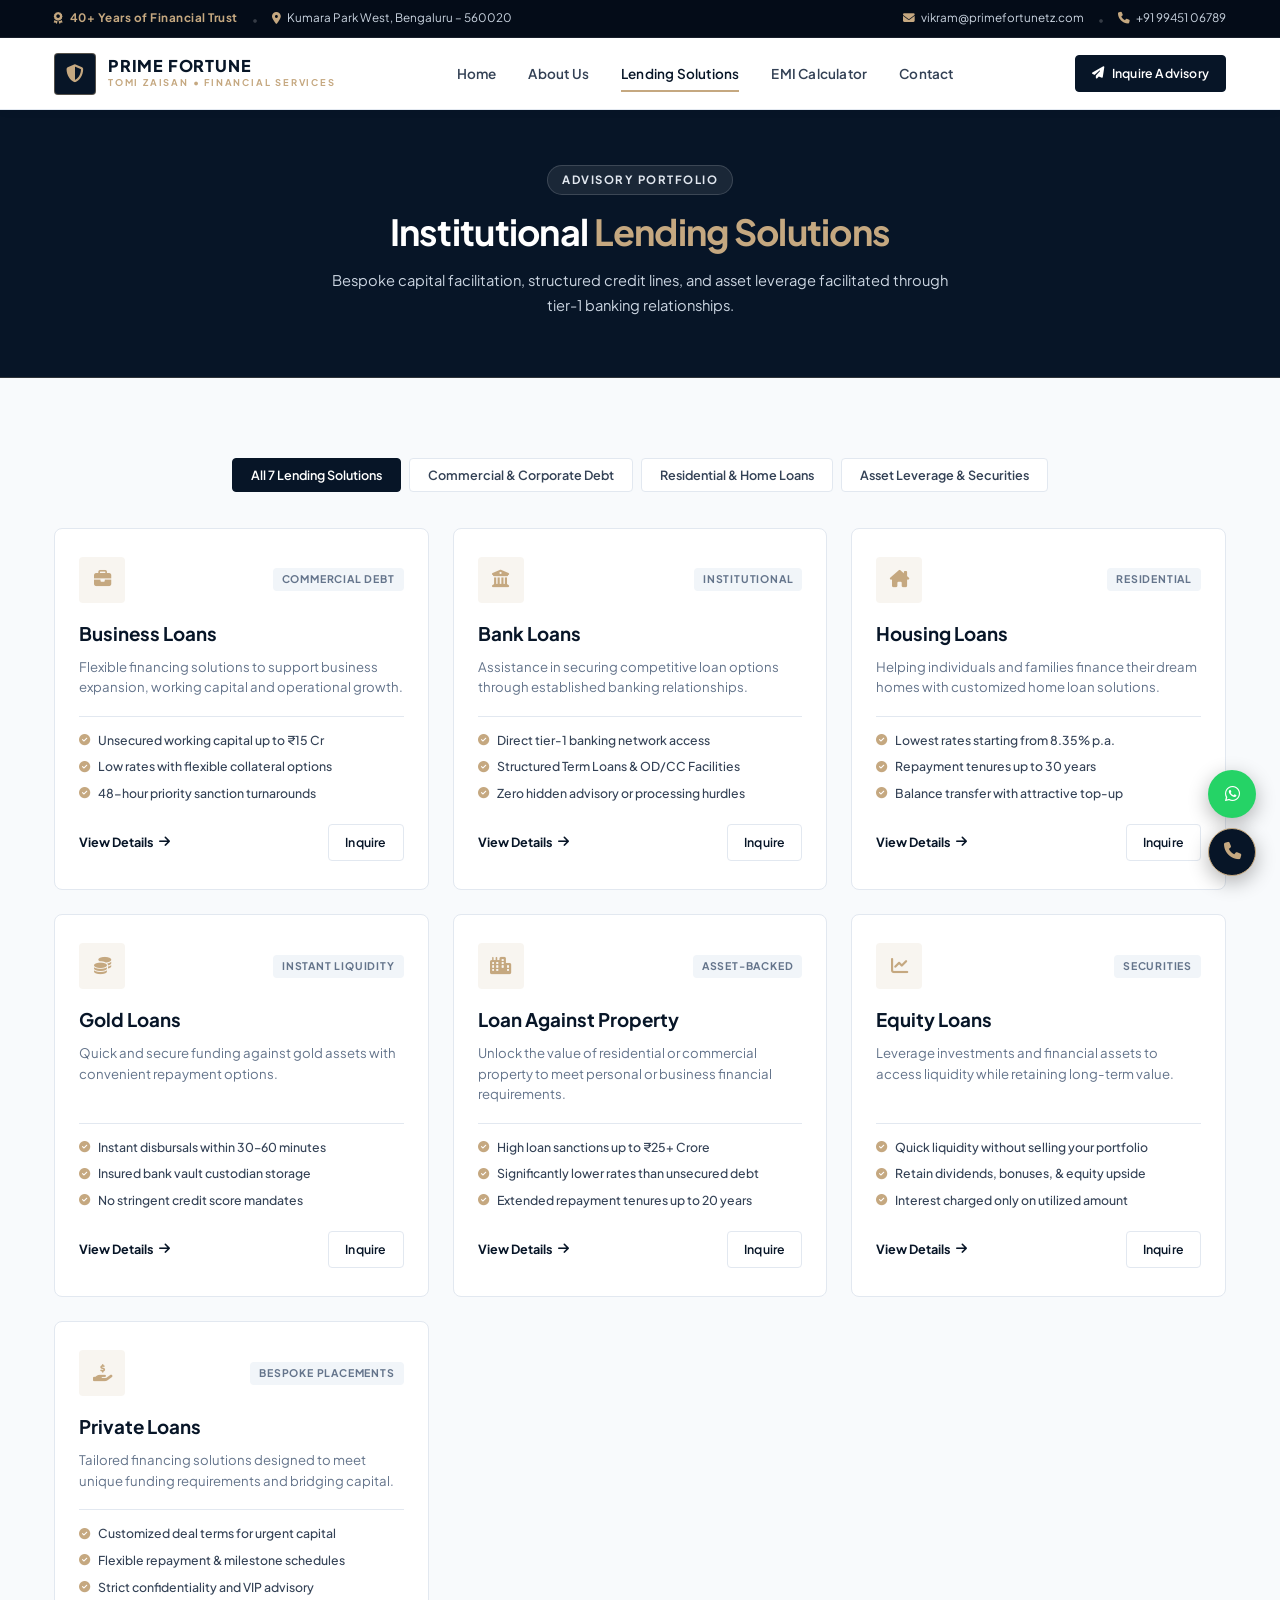
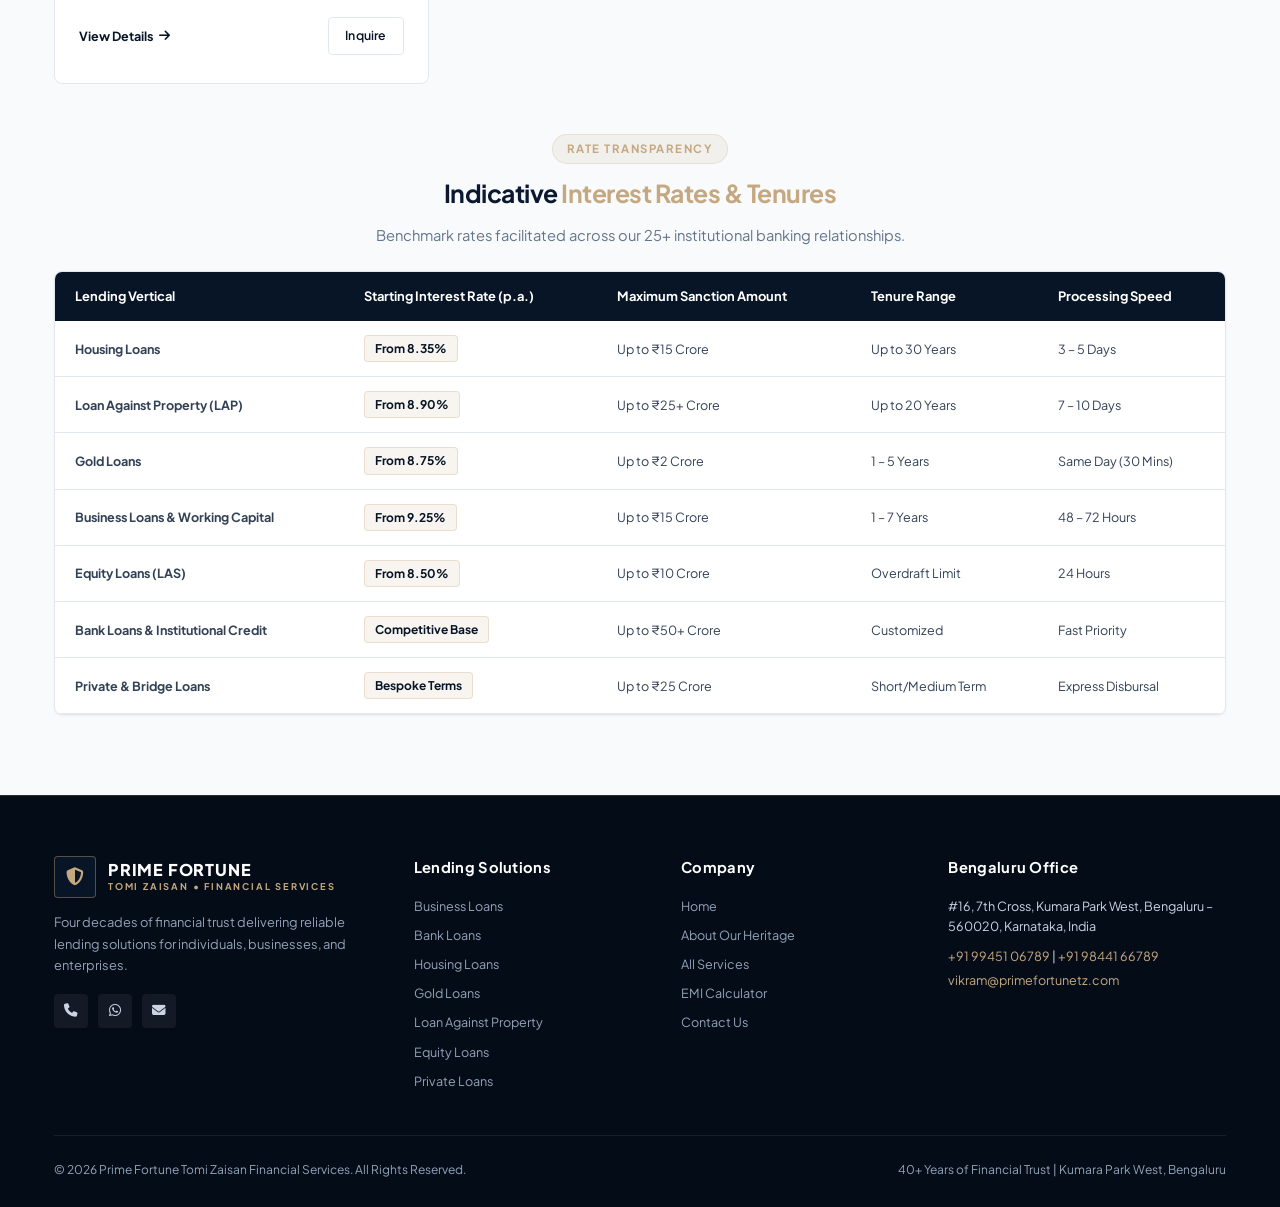
<file: services.html>
<!DOCTYPE html>
<html lang="en">
<head>
  <meta charset="UTF-8">
  <meta name="viewport" content="width=device-width, initial-scale=1.0">
  <title>Lending Solutions & Institutional Credit | Prime Fortune Tomi Zaisan</title>
  <meta name="description" content="Explore our 7 core lending solutions: Business Loans, Bank Loans, Housing Loans, Gold Loans, Loan Against Property, Equity Loans, and Private Loans.">
  <link rel="icon" type="image/svg+xml" href="assets/icons/favicon.svg">
  <link rel="stylesheet" href="https://cdnjs.cloudflare.com/ajax/libs/font-awesome/6.5.1/css/all.min.css">
  <link rel="stylesheet" href="css/style.css">
</head>
<body>

  <!-- Reusable Site Header -->
  <div id="site-header"></div>

  <!-- Page Banner -->
  <section class="section-dark" style="padding: 55px 0 60px; text-align: center; border-bottom: 1px solid rgba(197, 168, 128, 0.2);">
    <div class="container">
      <div class="section-tag dark-tag">Advisory Portfolio</div>
      <h1 class="section-title" style="font-size: 2.4rem;">Institutional <span class="text-gold">Lending Solutions</span></h1>
      <p class="section-desc" style="max-width: 620px; margin: 0 auto;">Bespoke capital facilitation, structured credit lines, and asset leverage facilitated through tier-1 banking relationships.</p>
    </div>
  </section>

  <!-- Services Grid Section -->
  <section class="section services-section">
    <div class="container">
      
      <!-- Filter Tabs -->
      <div class="services-filter-tabs">
        <button class="filter-btn active" data-filter="all">All 7 Lending Solutions</button>
        <button class="filter-btn" data-filter="business">Commercial & Corporate Debt</button>
        <button class="filter-btn" data-filter="residential">Residential & Home Loans</button>
        <button class="filter-btn" data-filter="asset">Asset Leverage & Securities</button>
      </div>

      <div class="services-grid">
        
        <!-- 1. Business Loans -->
        <div class="service-card" data-category="business" id="business">
          <div class="service-card-top">
            <div class="service-icon-box"><i class="fa-solid fa-briefcase"></i></div>
            <span class="service-badge">Commercial Debt</span>
          </div>
          <h3 class="service-title">Business Loans</h3>
          <p class="service-desc">Flexible financing solutions to support business expansion, working capital and operational growth.</p>
          <div class="service-features-list">
            <div class="service-feature-item"><i class="fa-solid fa-circle-check"></i> Unsecured working capital up to ₹15 Cr</div>
            <div class="service-feature-item"><i class="fa-solid fa-circle-check"></i> Low rates with flexible collateral options</div>
            <div class="service-feature-item"><i class="fa-solid fa-circle-check"></i> 48-hour priority sanction turnarounds</div>
          </div>
          <div class="service-card-action">
            <span class="service-link" onclick="openServiceModal('business')">View Details <i class="fa-solid fa-arrow-right"></i></span>
            <a href="contact.html" class="btn btn-outline btn-sm">Inquire</a>
          </div>
        </div>

        <!-- 2. Bank Loans -->
        <div class="service-card" data-category="business" id="bank">
          <div class="service-card-top">
            <div class="service-icon-box"><i class="fa-solid fa-building-columns"></i></div>
            <span class="service-badge">Institutional</span>
          </div>
          <h3 class="service-title">Bank Loans</h3>
          <p class="service-desc">Assistance in securing competitive loan options through established banking relationships.</p>
          <div class="service-features-list">
            <div class="service-feature-item"><i class="fa-solid fa-circle-check"></i> Direct tier-1 banking network access</div>
            <div class="service-feature-item"><i class="fa-solid fa-circle-check"></i> Structured Term Loans & OD/CC Facilities</div>
            <div class="service-feature-item"><i class="fa-solid fa-circle-check"></i> Zero hidden advisory or processing hurdles</div>
          </div>
          <div class="service-card-action">
            <span class="service-link" onclick="openServiceModal('bank')">View Details <i class="fa-solid fa-arrow-right"></i></span>
            <a href="contact.html" class="btn btn-outline btn-sm">Inquire</a>
          </div>
        </div>

        <!-- 3. Housing Loans -->
        <div class="service-card" data-category="residential" id="housing">
          <div class="service-card-top">
            <div class="service-icon-box"><i class="fa-solid fa-house-chimney"></i></div>
            <span class="service-badge">Residential</span>
          </div>
          <h3 class="service-title">Housing Loans</h3>
          <p class="service-desc">Helping individuals and families finance their dream homes with customized home loan solutions.</p>
          <div class="service-features-list">
            <div class="service-feature-item"><i class="fa-solid fa-circle-check"></i> Lowest rates starting from 8.35% p.a.</div>
            <div class="service-feature-item"><i class="fa-solid fa-circle-check"></i> Repayment tenures up to 30 years</div>
            <div class="service-feature-item"><i class="fa-solid fa-circle-check"></i> Balance transfer with attractive top-up</div>
          </div>
          <div class="service-card-action">
            <span class="service-link" onclick="openServiceModal('housing')">View Details <i class="fa-solid fa-arrow-right"></i></span>
            <a href="contact.html" class="btn btn-outline btn-sm">Inquire</a>
          </div>
        </div>

        <!-- 4. Gold Loans -->
        <div class="service-card" data-category="asset" id="gold">
          <div class="service-card-top">
            <div class="service-icon-box"><i class="fa-solid fa-coins"></i></div>
            <span class="service-badge">Instant Liquidity</span>
          </div>
          <h3 class="service-title">Gold Loans</h3>
          <p class="service-desc">Quick and secure funding against gold assets with convenient repayment options.</p>
          <div class="service-features-list">
            <div class="service-feature-item"><i class="fa-solid fa-circle-check"></i> Instant disbursals within 30–60 minutes</div>
            <div class="service-feature-item"><i class="fa-solid fa-circle-check"></i> Insured bank vault custodian storage</div>
            <div class="service-feature-item"><i class="fa-solid fa-circle-check"></i> No stringent credit score mandates</div>
          </div>
          <div class="service-card-action">
            <span class="service-link" onclick="openServiceModal('gold')">View Details <i class="fa-solid fa-arrow-right"></i></span>
            <a href="contact.html" class="btn btn-outline btn-sm">Inquire</a>
          </div>
        </div>

        <!-- 5. Loan Against Property -->
        <div class="service-card" data-category="asset" id="property">
          <div class="service-card-top">
            <div class="service-icon-box"><i class="fa-solid fa-city"></i></div>
            <span class="service-badge">Asset-Backed</span>
          </div>
          <h3 class="service-title">Loan Against Property</h3>
          <p class="service-desc">Unlock the value of residential or commercial property to meet personal or business financial requirements.</p>
          <div class="service-features-list">
            <div class="service-feature-item"><i class="fa-solid fa-circle-check"></i> High loan sanctions up to ₹25+ Crore</div>
            <div class="service-feature-item"><i class="fa-solid fa-circle-check"></i> Significantly lower rates than unsecured debt</div>
            <div class="service-feature-item"><i class="fa-solid fa-circle-check"></i> Extended repayment tenures up to 20 years</div>
          </div>
          <div class="service-card-action">
            <span class="service-link" onclick="openServiceModal('property')">View Details <i class="fa-solid fa-arrow-right"></i></span>
            <a href="contact.html" class="btn btn-outline btn-sm">Inquire</a>
          </div>
        </div>

        <!-- 6. Equity Loans -->
        <div class="service-card" data-category="asset" id="equity">
          <div class="service-card-top">
            <div class="service-icon-box"><i class="fa-solid fa-chart-line"></i></div>
            <span class="service-badge">Securities</span>
          </div>
          <h3 class="service-title">Equity Loans</h3>
          <p class="service-desc">Leverage investments and financial assets to access liquidity while retaining long-term value.</p>
          <div class="service-features-list">
            <div class="service-feature-item"><i class="fa-solid fa-circle-check"></i> Quick liquidity without selling your portfolio</div>
            <div class="service-feature-item"><i class="fa-solid fa-circle-check"></i> Retain dividends, bonuses, & equity upside</div>
            <div class="service-feature-item"><i class="fa-solid fa-circle-check"></i> Interest charged only on utilized amount</div>
          </div>
          <div class="service-card-action">
            <span class="service-link" onclick="openServiceModal('equity')">View Details <i class="fa-solid fa-arrow-right"></i></span>
            <a href="contact.html" class="btn btn-outline btn-sm">Inquire</a>
          </div>
        </div>

        <!-- 7. Private Loans -->
        <div class="service-card" data-category="business" id="private">
          <div class="service-card-top">
            <div class="service-icon-box"><i class="fa-solid fa-hand-holding-dollar"></i></div>
            <span class="service-badge">Bespoke Placements</span>
          </div>
          <h3 class="service-title">Private Loans</h3>
          <p class="service-desc">Tailored financing solutions designed to meet unique funding requirements and bridging capital.</p>
          <div class="service-features-list">
            <div class="service-feature-item"><i class="fa-solid fa-circle-check"></i> Customized deal terms for urgent capital</div>
            <div class="service-feature-item"><i class="fa-solid fa-circle-check"></i> Flexible repayment & milestone schedules</div>
            <div class="service-feature-item"><i class="fa-solid fa-circle-check"></i> Strict confidentiality and VIP advisory</div>
          </div>
          <div class="service-card-action">
            <span class="service-link" onclick="openServiceModal('private')">View Details <i class="fa-solid fa-arrow-right"></i></span>
            <a href="contact.html" class="btn btn-outline btn-sm">Inquire</a>
          </div>
        </div>

      </div>

      <!-- Indicative Rates Table -->
      <div style="margin-top: 50px;">
        <div class="section-header" style="margin-bottom: 24px;">
          <div class="section-tag">Rate Transparency</div>
          <h3 class="section-title" style="font-size: 1.65rem;">Indicative <span class="text-gold">Interest Rates & Tenures</span></h3>
          <p class="section-desc">Benchmark rates facilitated across our 25+ institutional banking relationships.</p>
        </div>

        <div class="rates-table-wrapper">
          <table class="rates-table">
            <thead>
              <tr>
                <th>Lending Vertical</th>
                <th>Starting Interest Rate (p.a.)</th>
                <th>Maximum Sanction Amount</th>
                <th>Tenure Range</th>
                <th>Processing Speed</th>
              </tr>
            </thead>
            <tbody>
              <tr>
                <td><strong>Housing Loans</strong></td>
                <td><span class="rate-badge">From 8.35%</span></td>
                <td>Up to ₹15 Crore</td>
                <td>Up to 30 Years</td>
                <td>3 – 5 Days</td>
              </tr>
              <tr>
                <td><strong>Loan Against Property (LAP)</strong></td>
                <td><span class="rate-badge">From 8.90%</span></td>
                <td>Up to ₹25+ Crore</td>
                <td>Up to 20 Years</td>
                <td>7 – 10 Days</td>
              </tr>
              <tr>
                <td><strong>Gold Loans</strong></td>
                <td><span class="rate-badge">From 8.75%</span></td>
                <td>Up to ₹2 Crore</td>
                <td>1 – 5 Years</td>
                <td>Same Day (30 Mins)</td>
              </tr>
              <tr>
                <td><strong>Business Loans & Working Capital</strong></td>
                <td><span class="rate-badge">From 9.25%</span></td>
                <td>Up to ₹15 Crore</td>
                <td>1 – 7 Years</td>
                <td>48 – 72 Hours</td>
              </tr>
              <tr>
                <td><strong>Equity Loans (LAS)</strong></td>
                <td><span class="rate-badge">From 8.50%</span></td>
                <td>Up to ₹10 Crore</td>
                <td>Overdraft Limit</td>
                <td>24 Hours</td>
              </tr>
              <tr>
                <td><strong>Bank Loans & Institutional Credit</strong></td>
                <td><span class="rate-badge">Competitive Base</span></td>
                <td>Up to ₹50+ Crore</td>
                <td>Customized</td>
                <td>Fast Priority</td>
              </tr>
              <tr>
                <td><strong>Private & Bridge Loans</strong></td>
                <td><span class="rate-badge">Bespoke Terms</span></td>
                <td>Up to ₹25 Crore</td>
                <td>Short/Medium Term</td>
                <td>Express Disbursal</td>
              </tr>
            </tbody>
          </table>
        </div>
      </div>
    </div>
  </section>

  <!-- Reusable Site Footer -->
  <div id="site-footer"></div>

  <!-- JavaScript -->
  <script src="js/components.js"></script>
  <script src="js/app.js"></script>
</body>
</html>
</file>
<file: css/style.css>
/* ==========================================================================
   PRIME FORTUNE TOMI ZAISAN FINANCIAL SERVICES
   Tier-1 Executive Institutional Wealth & Lending Advisory Design System
   ========================================================================== */

@import url('https://fonts.googleapis.com/css2?family=Cinzel:wght@500;600;700;800&family=Plus+Jakarta+Sans:ital,wght@0,300;0,400;0,500;0,600;0,700;0,800;1,400&family=Outfit:wght@400;500;600;700&display=swap');

:root {
  /* Executive Institutional Palette */
  --c-primary: #071527;        /* Midnight Deep Navy */
  --c-primary-dark: #040c18;   /* Obsidian */
  --c-navy-mid: #0d223f;       /* Oxford Blue */
  --c-navy-light: #16365f;     /* Slate Navy */
  
  /* Refined Champagne Gold & Platinum */
  --c-gold: #c5a880;           /* Champagne Gold */
  --c-gold-hover: #b39266;
  --c-gold-light: #f5eedf;
  --c-gold-gradient: linear-gradient(135deg, #d4af37 0%, #c5a880 50%, #e5c99e 100%);
  --c-gold-subtle: rgba(197, 168, 128, 0.12);
  
  /* Sophisticated Accents */
  --c-accent: #1e6091;
  --c-accent-hover: #184e77;
  --c-accent-glow: rgba(30, 96, 145, 0.2);
  
  /* Luxury Neutrals */
  --c-bg: #f8fafc;
  --c-bg-card: #ffffff;
  --c-bg-subtle: #f1f5f9;
  --c-border: #e2e8f0;
  --c-border-dark: rgba(255, 255, 255, 0.1);
  
  /* Typography Colors */
  --c-text-heading: #0a192f;
  --c-text-body: #334155;
  --c-text-muted: #64748b;
  --c-text-light: #94a3b8;
  --c-text-white: #f8fafc;
  
  /* Fonts */
  --font-serif: 'Cinzel', serif;
  --font-heading: 'Plus Jakarta Sans', sans-serif;
  --font-body: 'Plus Jakarta Sans', -apple-system, BlinkMacSystemFont, sans-serif;
  
  /* Subtle Executive Shadows */
  --shadow-subtle: 0 1px 3px rgba(0, 0, 0, 0.05);
  --shadow-card: 0 10px 30px -10px rgba(7, 21, 39, 0.07);
  --shadow-card-hover: 0 20px 40px -15px rgba(7, 21, 39, 0.12);
  --shadow-dark: 0 25px 50px -12px rgba(0, 0, 0, 0.5);
  
  /* Radius */
  --radius-sm: 4px;
  --radius-md: 8px;
  --radius-lg: 14px;
  --radius-xl: 20px;
  --radius-full: 9999px;
  
  --transition-smooth: 0.25s cubic-bezier(0.16, 1, 0.3, 1);
}

/* Minimal sleek scrollbar */
::-webkit-scrollbar {
  width: 4px;
  height: 4px;
}
::-webkit-scrollbar-track {
  background: #f8fafc;
}
::-webkit-scrollbar-thumb {
  background: #cbd5e1;
  border-radius: 4px;
}
::-webkit-scrollbar-thumb:hover {
  background: var(--c-gold);
}

*, *::before, *::after {
  margin: 0;
  padding: 0;
  box-sizing: border-box;
}

html {
  scroll-behavior: smooth;
  font-size: 15px;
  -webkit-text-size-adjust: 100%;
}

body {
  font-family: var(--font-body);
  color: var(--c-text-body);
  background-color: var(--c-bg);
  line-height: 1.6;
  overflow-x: hidden;
  -webkit-font-smoothing: antialiased;
}

img {
  display: block;
  max-width: 100%;
  height: auto;
}

a {
  text-decoration: none;
  color: inherit;
  transition: all var(--transition-smooth);
}

button, input, select, textarea {
  font-family: inherit;
  font-size: inherit;
  border: none;
  outline: none;
}

/* Container */
.container {
  width: 100%;
  max-width: 1220px;
  margin: 0 auto;
  padding: 0 24px;
}

/* Section Framework */
.section {
  padding: 80px 0;
  position: relative;
}

.section-dark {
  background-color: var(--c-primary);
  color: var(--c-text-white);
}

.section-header {
  text-align: center;
  max-width: 680px;
  margin: 0 auto 50px;
}

.section-tag {
  display: inline-flex;
  align-items: center;
  gap: 8px;
  padding: 5px 14px;
  background: var(--c-gold-subtle);
  color: var(--c-gold);
  font-size: 0.76rem;
  font-weight: 700;
  text-transform: uppercase;
  letter-spacing: 1.5px;
  border-radius: var(--radius-full);
  margin-bottom: 14px;
  border: 1px solid rgba(197, 168, 128, 0.25);
}

.section-tag.dark-tag {
  background: rgba(255, 255, 255, 0.08);
  color: #e2e8f0;
  border-color: rgba(255, 255, 255, 0.15);
}

.section-title {
  font-family: var(--font-heading);
  font-size: 2.2rem;
  font-weight: 700;
  color: var(--c-text-heading);
  line-height: 1.25;
  margin-bottom: 14px;
  letter-spacing: -0.02em;
}

.section-dark .section-title {
  color: #ffffff;
}

.section-desc {
  font-size: 0.98rem;
  color: var(--c-text-muted);
  line-height: 1.65;
}

.section-dark .section-desc {
  color: #cbd5e1;
}

.text-gold {
  color: var(--c-gold);
}

/* Executive Buttons */
.btn {
  display: inline-flex;
  align-items: center;
  justify-content: center;
  gap: 8px;
  padding: 11px 22px;
  font-size: 0.88rem;
  font-weight: 600;
  border-radius: var(--radius-sm);
  cursor: pointer;
  transition: all var(--transition-smooth);
  text-align: center;
  white-space: nowrap;
  letter-spacing: 0.2px;
}

.btn-primary {
  background: var(--c-primary);
  color: #ffffff;
  border: 1px solid var(--c-primary);
}

.btn-primary:hover {
  background: var(--c-navy-light);
  transform: translateY(-1px);
  box-shadow: var(--shadow-card);
  color: #ffffff;
}

.btn-gold {
  background: var(--c-gold);
  color: var(--c-primary-dark);
  font-weight: 700;
  border: 1px solid var(--c-gold);
}

.btn-gold:hover {
  background: var(--c-gold-hover);
  color: #ffffff;
  transform: translateY(-1px);
  box-shadow: 0 6px 20px -4px rgba(197, 168, 128, 0.4);
}

.btn-outline {
  background: transparent;
  color: var(--c-primary);
  border: 1px solid var(--c-border);
}

.btn-outline:hover {
  border-color: var(--c-gold);
  color: var(--c-gold);
  background: var(--c-gold-subtle);
}

.btn-outline-white {
  background: transparent;
  color: #ffffff;
  border: 1px solid rgba(255, 255, 255, 0.25);
}

.btn-outline-white:hover {
  background: #ffffff;
  color: var(--c-primary);
  border-color: #ffffff;
}

.btn-sm {
  padding: 8px 16px;
  font-size: 0.82rem;
}

.btn-lg {
  padding: 14px 28px;
  font-size: 0.95rem;
}

/* ==========================================================================
   TOP BAR & NAVIGATION HEADER (Ultra-Clean, Perfectly Aligned)
   ========================================================================== */

.top-bar {
  background: #040c18;
  color: #94a3b8;
  font-size: 0.78rem;
  border-bottom: 1px solid rgba(255, 255, 255, 0.08);
  height: 38px;
  display: flex;
  align-items: center;
  position: relative;
  z-index: 1001;
}

.top-bar-content {
  display: flex;
  justify-content: space-between;
  align-items: center;
  width: 100%;
}

.top-bar-left, .top-bar-right {
  display: flex;
  align-items: center;
  gap: 14px;
}

.top-divider {
  color: rgba(255, 255, 255, 0.2);
  font-size: 0.75rem;
}

.top-info-item {
  display: inline-flex;
  align-items: center;
  gap: 6px;
  color: #cbd5e1;
  white-space: nowrap;
}

.top-info-item i {
  color: var(--c-gold);
  font-size: 0.78rem;
}

.top-info-item a {
  color: #cbd5e1;
  transition: color var(--transition-smooth);
}

.top-info-item a:hover {
  color: var(--c-gold);
}

.top-badge-experience {
  display: inline-flex;
  align-items: center;
  gap: 6px;
  color: var(--c-gold);
  font-weight: 700;
  font-size: 0.78rem;
  letter-spacing: 0.5px;
  white-space: nowrap;
}

/* Main Header */
.main-header {
  position: sticky;
  top: 0;
  left: 0;
  right: 0;
  z-index: 1000;
  background: #ffffff;
  border-bottom: 1px solid var(--c-border);
  box-shadow: 0 2px 10px rgba(0, 0, 0, 0.03);
  transition: all var(--transition-smooth);
  height: 72px;
  display: flex;
  align-items: center;
}

.main-header.scrolled {
  box-shadow: 0 4px 20px rgba(0, 0, 0, 0.08);
  height: 68px;
}

.header-container {
  display: flex;
  align-items: center;
  justify-content: space-between;
  width: 100%;
}

/* Brand Logo */
.brand-logo {
  display: flex;
  align-items: center;
  gap: 12px;
  flex-shrink: 0;
}

.logo-badge {
  width: 42px;
  height: 42px;
  background: var(--c-primary);
  border: 1px solid rgba(197, 168, 128, 0.4);
  border-radius: var(--radius-sm);
  display: flex;
  align-items: center;
  justify-content: center;
  color: var(--c-gold);
  font-size: 1.2rem;
  flex-shrink: 0;
}

.logo-text {
  display: flex;
  flex-direction: column;
}

.logo-name-top {
  font-family: var(--font-heading);
  font-size: 1.08rem;
  font-weight: 800;
  color: var(--c-primary);
  line-height: 1.1;
  letter-spacing: 0.8px;
  white-space: nowrap;
}

.logo-name-sub {
  font-size: 0.62rem;
  font-weight: 700;
  color: var(--c-gold);
  letter-spacing: 1.8px;
  text-transform: uppercase;
  white-space: nowrap;
}

/* Navigation Links */
.nav-menu {
  display: flex;
  align-items: center;
  gap: 32px;
}

.nav-link {
  font-size: 0.9rem;
  font-weight: 600;
  color: var(--c-text-body);
  position: relative;
  padding: 8px 0;
  letter-spacing: 0.2px;
  white-space: nowrap;
}

.nav-link::after {
  content: '';
  position: absolute;
  bottom: 0;
  left: 0;
  width: 0;
  height: 2px;
  background: var(--c-gold);
  transition: width var(--transition-smooth);
}

.nav-link:hover, .nav-link.active {
  color: var(--c-primary);
}

.nav-link:hover::after, .nav-link.active::after {
  width: 100%;
}

.header-actions {
  display: flex;
  align-items: center;
  gap: 12px;
  flex-shrink: 0;
}

.mobile-toggle {
  display: none;
  background: var(--c-bg);
  border: 1px solid var(--c-border);
  color: var(--c-primary);
  font-size: 1.2rem;
  cursor: pointer;
  padding: 8px 12px;
  border-radius: var(--radius-sm);
  transition: all var(--transition-smooth);
}

.mobile-toggle:hover {
  background: var(--c-primary);
  color: var(--c-gold);
}

/* ==========================================================================
   HERO SECTION
   ========================================================================== */

.hero-section {
  position: relative;
  background: linear-gradient(160deg, #040c18 0%, #071527 50%, #0d223f 100%);
  color: #ffffff;
  padding: 70px 0 85px;
  border-bottom: 1px solid rgba(197, 168, 128, 0.15);
}

.hero-bg-overlay {
  position: absolute;
  inset: 0;
  background-image: 
    radial-gradient(circle at 10% 20%, rgba(197, 168, 128, 0.08) 0%, transparent 40%),
    radial-gradient(circle at 90% 80%, rgba(30, 96, 145, 0.12) 0%, transparent 40%);
  pointer-events: none;
}

.hero-container {
  display: grid;
  grid-template-columns: 1.15fr 0.85fr;
  gap: 48px;
  align-items: center;
  position: relative;
  z-index: 2;
}

.hero-content {
  max-width: 600px;
}

.hero-badge-container {
  display: flex;
  align-items: center;
  gap: 12px;
  flex-wrap: wrap;
  margin-bottom: 18px;
}

.hero-badge-pill {
  display: inline-flex;
  align-items: center;
  gap: 6px;
  background: rgba(255, 255, 255, 0.06);
  border: 1px solid rgba(197, 168, 128, 0.3);
  padding: 5px 12px;
  border-radius: var(--radius-sm);
  font-size: 0.76rem;
  font-weight: 600;
  color: var(--c-gold);
  letter-spacing: 0.5px;
}

.hero-title {
  font-family: var(--font-heading);
  font-size: 2.8rem;
  font-weight: 800;
  line-height: 1.18;
  margin-bottom: 16px;
  letter-spacing: -0.02em;
  color: #ffffff;
}

.hero-title .highlight {
  color: var(--c-gold);
}

.hero-lead {
  font-size: 1.05rem;
  color: #cbd5e1;
  line-height: 1.65;
  margin-bottom: 28px;
  font-weight: 400;
}

.hero-cta-group {
  display: flex;
  align-items: center;
  gap: 14px;
  flex-wrap: wrap;
  margin-bottom: 36px;
}

.hero-stats-row {
  display: grid;
  grid-template-columns: repeat(3, 1fr);
  gap: 20px;
  padding-top: 24px;
  border-top: 1px solid rgba(255, 255, 255, 0.12);
}

.hero-stat-item {
  display: flex;
  flex-direction: column;
}

.hero-stat-num {
  font-family: var(--font-heading);
  font-size: 1.75rem;
  font-weight: 800;
  color: #ffffff;
  line-height: 1;
  margin-bottom: 4px;
}

.hero-stat-num .unit {
  color: var(--c-gold);
  font-size: 1.2rem;
}

.hero-stat-label {
  font-size: 0.76rem;
  color: #94a3b8;
  font-weight: 500;
  letter-spacing: 0.3px;
}

/* Hero Right: Executive Quick Advisory Card */
.hero-quick-card {
  background: rgba(13, 34, 63, 0.85);
  backdrop-filter: blur(14px);
  -webkit-backdrop-filter: blur(14px);
  border: 1px solid rgba(197, 168, 128, 0.25);
  border-radius: var(--radius-md);
  padding: 28px;
  box-shadow: var(--shadow-dark);
}

.hero-card-header {
  margin-bottom: 20px;
  border-bottom: 1px solid rgba(255, 255, 255, 0.08);
  padding-bottom: 14px;
}

.hero-card-title {
  font-family: var(--font-heading);
  font-size: 1.25rem;
  font-weight: 700;
  color: #ffffff;
  margin-bottom: 4px;
}

.hero-card-subtitle {
  font-size: 0.82rem;
  color: #94a3b8;
}

.quick-form {
  display: flex;
  flex-direction: column;
  gap: 14px;
}

.form-group {
  display: flex;
  flex-direction: column;
  gap: 5px;
}

.form-label {
  font-size: 0.78rem;
  font-weight: 600;
  color: #cbd5e1;
  letter-spacing: 0.3px;
}

.form-select, .form-input {
  width: 100%;
  padding: 10px 14px;
  background: rgba(255, 255, 255, 0.07);
  border: 1px solid rgba(255, 255, 255, 0.15);
  border-radius: var(--radius-sm);
  color: #ffffff;
  font-size: 0.88rem;
  transition: all var(--transition-smooth);
}

.form-select option {
  background-color: var(--c-primary);
  color: #ffffff;
}

.form-select:focus, .form-input:focus {
  border-color: var(--c-gold);
  background: rgba(255, 255, 255, 0.12);
}

/* ==========================================================================
   BANKING PARTNERS TICKER (Prestige Monochrome & Gold)
   ========================================================================== */

.trust-ticker-section {
  background: #ffffff;
  padding: 22px 0;
  border-bottom: 1px solid var(--c-border);
}

.trust-ticker-container {
  display: flex;
  align-items: center;
  gap: 24px;
  overflow: hidden;
}

.trust-ticker-label {
  font-size: 0.76rem;
  font-weight: 700;
  text-transform: uppercase;
  letter-spacing: 1.2px;
  color: var(--c-text-muted);
  white-space: nowrap;
  padding-right: 18px;
  border-right: 1px solid var(--c-border);
}

.trust-ticker-track {
  display: flex;
  align-items: center;
  gap: 28px;
  white-space: nowrap;
  animation: scrollTrack 24s linear infinite;
}

.ticker-bank-pill {
  display: inline-flex;
  align-items: center;
  gap: 8px;
  padding: 6px 16px;
  background: var(--c-bg);
  border: 1px solid var(--c-border);
  border-radius: var(--radius-sm);
  font-size: 0.82rem;
  font-weight: 600;
  color: var(--c-primary);
}

.ticker-bank-pill i {
  color: var(--c-gold);
  font-size: 0.8rem;
}

@keyframes scrollTrack {
  0% { transform: translateX(0); }
  100% { transform: translateX(-50%); }
}

/* ==========================================================================
   ABOUT / STORY SECTION
   ========================================================================== */

.about-grid {
  display: grid;
  grid-template-columns: 0.95fr 1.05fr;
  gap: 48px;
  align-items: center;
}

.about-image-card {
  position: relative;
  border-radius: var(--radius-md);
  overflow: hidden;
  box-shadow: var(--shadow-card);
  border: 1px solid var(--c-border);
}

.about-image-card img {
  width: 100%;
  height: 400px;
  object-fit: cover;
}

.about-experience-badge {
  position: absolute;
  bottom: 18px;
  left: 18px;
  right: 18px;
  background: rgba(7, 21, 39, 0.94);
  backdrop-filter: blur(10px);
  padding: 16px 20px;
  border-radius: var(--radius-sm);
  color: #ffffff;
  display: flex;
  align-items: center;
  gap: 16px;
  border: 1px solid rgba(197, 168, 128, 0.3);
}

.exp-badge-num {
  font-family: var(--font-heading);
  font-size: 2.4rem;
  font-weight: 800;
  color: var(--c-gold);
  line-height: 1;
}

.exp-badge-text h4 {
  font-size: 0.96rem;
  font-weight: 700;
  margin-bottom: 2px;
}

.exp-badge-text p {
  font-size: 0.76rem;
  color: #94a3b8;
}

.about-highlights-grid {
  display: grid;
  grid-template-columns: repeat(2, 1fr);
  gap: 16px;
  margin: 24px 0 28px;
}

.about-hl-item {
  display: flex;
  align-items: flex-start;
  gap: 12px;
}

.about-hl-icon {
  width: 32px;
  height: 32px;
  border-radius: var(--radius-sm);
  background: var(--c-gold-subtle);
  color: var(--c-gold);
  display: flex;
  align-items: center;
  justify-content: center;
  font-size: 0.85rem;
  flex-shrink: 0;
}

.about-hl-text h5 {
  font-size: 0.88rem;
  font-weight: 700;
  color: var(--c-primary);
}

.about-hl-text p {
  font-size: 0.78rem;
  color: var(--c-text-muted);
}

/* ==========================================================================
   SERVICES GRID (7 Private Lending Products)
   ========================================================================== */

.services-filter-tabs {
  display: flex;
  justify-content: center;
  flex-wrap: wrap;
  gap: 8px;
  margin-bottom: 36px;
}

.filter-btn {
  padding: 8px 18px;
  background: #ffffff;
  color: var(--c-text-body);
  border: 1px solid var(--c-border);
  border-radius: var(--radius-sm);
  font-size: 0.84rem;
  font-weight: 600;
  cursor: pointer;
  transition: all var(--transition-smooth);
}

.filter-btn:hover {
  border-color: var(--c-gold);
  color: var(--c-gold);
}

.filter-btn.active {
  background: var(--c-primary);
  color: #ffffff;
  border-color: var(--c-primary);
}

.services-grid {
  display: grid;
  grid-template-columns: repeat(auto-fill, minmax(340px, 1fr));
  gap: 24px;
}

.service-card {
  background: #ffffff;
  border: 1px solid var(--c-border);
  border-radius: var(--radius-md);
  padding: 28px 24px;
  transition: all var(--transition-smooth);
  display: flex;
  flex-direction: column;
}

.service-card:hover {
  transform: translateY(-4px);
  box-shadow: var(--shadow-card-hover);
  border-color: var(--c-gold);
}

.service-card-top {
  display: flex;
  align-items: center;
  justify-content: space-between;
  margin-bottom: 16px;
}

.service-icon-box {
  width: 46px;
  height: 46px;
  border-radius: var(--radius-sm);
  background: var(--c-gold-subtle);
  color: var(--c-gold);
  display: flex;
  align-items: center;
  justify-content: center;
  font-size: 1.15rem;
}

.service-card:hover .service-icon-box {
  background: var(--c-primary);
  color: var(--c-gold);
}

.service-badge {
  font-size: 0.7rem;
  font-weight: 700;
  text-transform: uppercase;
  letter-spacing: 0.8px;
  padding: 3px 9px;
  background: var(--c-bg-subtle);
  color: var(--c-text-muted);
  border-radius: var(--radius-sm);
}

.service-title {
  font-family: var(--font-heading);
  font-size: 1.25rem;
  font-weight: 700;
  color: var(--c-primary);
  margin-bottom: 8px;
}

.service-desc {
  color: var(--c-text-muted);
  font-size: 0.88rem;
  line-height: 1.55;
  margin-bottom: 18px;
  flex-grow: 1;
}

.service-features-list {
  display: flex;
  flex-direction: column;
  gap: 7px;
  margin-bottom: 20px;
  padding-top: 14px;
  border-top: 1px solid var(--c-border);
}

.service-feature-item {
  display: flex;
  align-items: center;
  gap: 8px;
  font-size: 0.82rem;
  color: var(--c-text-body);
  font-weight: 500;
}

.service-feature-item i {
  color: var(--c-gold);
  font-size: 0.75rem;
}

.service-card-action {
  display: flex;
  align-items: center;
  justify-content: space-between;
  margin-top: auto;
}

.service-link {
  font-size: 0.84rem;
  font-weight: 700;
  color: var(--c-primary);
  display: flex;
  align-items: center;
  gap: 6px;
  cursor: pointer;
}

.service-link:hover {
  color: var(--c-gold);
}

/* ==========================================================================
   CALCULATOR (Institutional Portal Style)
   ========================================================================== */

.calculator-card {
  background: #ffffff;
  border-radius: var(--radius-md);
  border: 1px solid var(--c-border);
  box-shadow: var(--shadow-card);
  overflow: hidden;
  display: grid;
  grid-template-columns: 1.2fr 0.9fr;
}

.calc-controls {
  padding: 34px;
}

.calc-type-selector {
  display: flex;
  gap: 8px;
  flex-wrap: wrap;
  margin-bottom: 26px;
  padding-bottom: 16px;
  border-bottom: 1px solid var(--c-border);
}

.calc-type-btn {
  padding: 7px 14px;
  border-radius: var(--radius-sm);
  background: var(--c-bg);
  color: var(--c-text-body);
  font-size: 0.8rem;
  font-weight: 600;
  cursor: pointer;
}

.calc-type-btn.active {
  background: var(--c-primary);
  color: #ffffff;
}

.calc-slider-group {
  margin-bottom: 24px;
}

.slider-header {
  display: flex;
  align-items: center;
  justify-content: space-between;
  margin-bottom: 8px;
}

.slider-title {
  font-size: 0.86rem;
  font-weight: 700;
  color: var(--c-primary);
}

.slider-value-box {
  background: var(--c-gold-subtle);
  border: 1px solid rgba(197, 168, 128, 0.3);
  padding: 4px 12px;
  border-radius: var(--radius-sm);
  color: var(--c-primary);
  font-weight: 700;
  font-size: 0.92rem;
}

.custom-range {
  width: 100%;
  height: 6px;
  border-radius: 3px;
  background: #e2e8f0;
  outline: none;
  -webkit-appearance: none;
  cursor: pointer;
}

.custom-range::-webkit-slider-thumb {
  -webkit-appearance: none;
  appearance: none;
  width: 18px;
  height: 18px;
  border-radius: 50%;
  background: var(--c-gold);
  cursor: pointer;
  border: 2px solid #ffffff;
  box-shadow: 0 0 8px rgba(197, 168, 128, 0.5);
}

.slider-limits {
  display: flex;
  justify-content: space-between;
  margin-top: 4px;
  font-size: 0.72rem;
  color: var(--c-text-muted);
}

.calc-results {
  background: linear-gradient(160deg, #071527 0%, #0d223f 100%);
  padding: 34px;
  color: #ffffff;
  display: flex;
  flex-direction: column;
  justify-content: space-between;
  border-left: 1px solid rgba(197, 168, 128, 0.2);
}

.monthly-emi-label {
  font-size: 0.76rem;
  text-transform: uppercase;
  letter-spacing: 1.2px;
  color: #94a3b8;
  font-weight: 600;
  text-align: center;
}

.monthly-emi-amount {
  font-family: var(--font-heading);
  font-size: 2.3rem;
  font-weight: 800;
  color: var(--c-gold);
  text-align: center;
  margin-bottom: 14px;
}

.calc-chart-container {
  display: flex;
  align-items: center;
  justify-content: center;
  gap: 18px;
  margin: 12px 0 22px;
}

.chart-svg-box {
  width: 100px;
  height: 100px;
}

.chart-breakdown {
  display: flex;
  flex-direction: column;
  gap: 8px;
}

.breakdown-row {
  display: flex;
  align-items: center;
  gap: 8px;
  font-size: 0.8rem;
}

.color-dot {
  width: 10px;
  height: 10px;
  border-radius: 2px;
}
.dot-principal { background: var(--c-gold); }
.dot-interest { background: #38bdf8; }

.breakdown-name {
  color: #94a3b8;
  font-size: 0.74rem;
}

.breakdown-val {
  font-weight: 700;
  color: #ffffff;
}

.calc-summary-cards {
  display: grid;
  grid-template-columns: 1fr 1fr;
  gap: 12px;
  margin-bottom: 22px;
}

.summary-stat-box {
  background: rgba(255, 255, 255, 0.05);
  border: 1px solid rgba(255, 255, 255, 0.08);
  padding: 12px;
  border-radius: var(--radius-sm);
}

.summary-stat-label {
  font-size: 0.7rem;
  color: #94a3b8;
}

.summary-stat-value {
  font-size: 0.95rem;
  font-weight: 700;
  color: #ffffff;
}

/* ==========================================================================
   LEADERSHIP SPOTLIGHT (FOUNDER VIKRAM CHUGH)
   ========================================================================== */

.leadership-grid {
  display: grid;
  grid-template-columns: 0.85fr 1.15fr;
  gap: 48px;
  align-items: center;
}

.founder-photo-card {
  position: relative;
  border-radius: var(--radius-md);
  background: var(--c-primary);
  border: 1px solid rgba(197, 168, 128, 0.3);
  padding: 18px 18px 0 18px;
  box-shadow: var(--shadow-card);
  text-align: center;
  overflow: hidden;
}

.founder-img {
  width: 100%;
  max-height: 400px;
  object-fit: cover;
  object-position: top center;
  display: block;
  margin: 0 auto;
}

.founder-floating-title {
  position: absolute;
  top: 16px;
  left: 16px;
  background: rgba(7, 21, 39, 0.92);
  border: 1px solid rgba(197, 168, 128, 0.4);
  padding: 5px 12px;
  border-radius: var(--radius-sm);
  font-size: 0.74rem;
  font-weight: 700;
  color: var(--c-gold);
}

.founder-identity-box {
  margin-bottom: 16px;
}

.founder-name {
  font-family: var(--font-heading);
  font-size: 1.9rem;
  font-weight: 800;
  color: var(--c-primary);
}

.founder-title-badge {
  font-size: 0.9rem;
  font-weight: 600;
  color: var(--c-gold);
  letter-spacing: 0.5px;
}

.founder-bio {
  color: var(--c-text-muted);
  font-size: 0.94rem;
  line-height: 1.7;
  margin-bottom: 16px;
}

.founder-quote-box {
  background: var(--c-bg);
  border-left: 3px solid var(--c-gold);
  padding: 16px 20px;
  border-radius: 0 var(--radius-sm) var(--radius-sm) 0;
  margin-bottom: 24px;
  font-style: italic;
  font-size: 0.9rem;
  color: var(--c-primary);
}

/* ==========================================================================
   TRUST BADGES BAR
   ========================================================================== */

.trust-badges-bar {
  background: #ffffff;
  border-top: 1px solid var(--c-border);
  border-bottom: 1px solid var(--c-border);
  padding: 24px 0;
}

.trust-badges-grid {
  display: grid;
  grid-template-columns: repeat(4, 1fr);
  gap: 24px;
}

.trust-badge-item {
  display: flex;
  align-items: center;
  gap: 14px;
}

.trust-badge-icon {
  width: 42px;
  height: 42px;
  border-radius: var(--radius-sm);
  background: var(--c-gold-subtle);
  color: var(--c-gold);
  display: flex;
  align-items: center;
  justify-content: center;
  font-size: 1.15rem;
  flex-shrink: 0;
}

.trust-badge-text h6 {
  font-size: 0.86rem;
  font-weight: 700;
  color: var(--c-primary);
  margin-bottom: 2px;
}

.trust-badge-text p {
  font-size: 0.74rem;
  color: var(--c-text-muted);
}

/* ==========================================================================
   COMPARISON MATRIX (Prime Fortune vs Others)
   ========================================================================== */

.comparison-table-wrapper {
  background: #ffffff;
  border: 1px solid var(--c-border);
  border-radius: var(--radius-md);
  overflow-x: auto;
  box-shadow: var(--shadow-card);
}

.comparison-table {
  width: 100%;
  border-collapse: collapse;
  text-align: left;
  min-width: 620px;
}

.comparison-table th, .comparison-table td {
  padding: 16px 22px;
  font-size: 0.86rem;
  border-bottom: 1px solid var(--c-border);
}

.comparison-table th {
  background: var(--c-primary);
  color: #ffffff;
  font-family: var(--font-heading);
  font-weight: 700;
  font-size: 0.9rem;
  letter-spacing: 0.3px;
}

.comparison-table th.highlight-col,
.comparison-table td.highlight-col {
  background: var(--c-gold-subtle);
  font-weight: 700;
  color: var(--c-primary);
  border-left: 2px solid var(--c-gold);
  border-right: 2px solid var(--c-gold);
}

.comparison-table th.highlight-col {
  background: var(--c-primary-dark);
  color: var(--c-gold);
}

.check-yes {
  color: #15803d;
  font-weight: 700;
  display: flex;
  align-items: center;
  gap: 6px;
}

.check-no {
  color: #b91c1c;
  display: flex;
  align-items: center;
  gap: 6px;
}

/* ==========================================================================
   LIVE INDICATIVE RATES MATRIX
   ========================================================================== */

.rates-table-wrapper {
  background: #ffffff;
  border: 1px solid var(--c-border);
  border-radius: var(--radius-md);
  overflow-x: auto;
  box-shadow: var(--shadow-subtle);
  margin-top: 24px;
}

.rates-table {
  width: 100%;
  border-collapse: collapse;
  min-width: 640px;
}

.rates-table th {
  background: var(--c-primary);
  color: #ffffff;
  padding: 14px 20px;
  font-size: 0.86rem;
  font-weight: 700;
  text-align: left;
}

.rates-table td {
  padding: 14px 20px;
  font-size: 0.84rem;
  border-bottom: 1px solid var(--c-border);
  color: var(--c-text-body);
}

.rates-table tr:hover td {
  background: var(--c-bg-subtle);
}

.rate-badge {
  display: inline-block;
  padding: 3px 10px;
  border-radius: var(--radius-sm);
  background: var(--c-gold-subtle);
  color: var(--c-primary);
  font-weight: 700;
  font-size: 0.8rem;
  border: 1px solid rgba(197, 168, 128, 0.3);
}

/* ==========================================================================
   CONTACT SECTION & FORM
   ========================================================================== */

.contact-grid {
  display: grid;
  grid-template-columns: 0.95fr 1.05fr;
  gap: 40px;
}

.contact-info-card {
  background: var(--c-primary);
  border: 1px solid rgba(197, 168, 128, 0.25);
  border-radius: var(--radius-md);
  padding: 34px;
  color: #ffffff;
  display: flex;
  flex-direction: column;
  justify-content: space-between;
}

.contact-info-header h3 {
  font-family: var(--font-heading);
  font-size: 1.65rem;
  font-weight: 800;
  margin-bottom: 8px;
}

.contact-info-header p {
  color: #cbd5e1;
  font-size: 0.9rem;
  margin-bottom: 26px;
}

.contact-details-list {
  display: flex;
  flex-direction: column;
  gap: 18px;
  margin-bottom: 26px;
}

.contact-detail-item {
  display: flex;
  align-items: flex-start;
  gap: 14px;
}

.contact-detail-icon {
  width: 36px;
  height: 36px;
  border-radius: var(--radius-sm);
  background: rgba(255, 255, 255, 0.08);
  color: var(--c-gold);
  display: flex;
  align-items: center;
  justify-content: center;
  font-size: 0.95rem;
  flex-shrink: 0;
}

.contact-detail-text h5 {
  font-size: 0.74rem;
  text-transform: uppercase;
  letter-spacing: 1px;
  color: #94a3b8;
  margin-bottom: 2px;
}

.contact-detail-text p, .contact-detail-text a {
  font-size: 0.9rem;
  color: #ffffff;
  font-weight: 600;
}

.contact-detail-text a:hover {
  color: var(--c-gold);
}

.contact-form-card {
  background: #ffffff;
  border: 1px solid var(--c-border);
  border-radius: var(--radius-md);
  padding: 34px;
  box-shadow: var(--shadow-card);
}

.form-title {
  font-family: var(--font-heading);
  font-size: 1.45rem;
  font-weight: 800;
  color: var(--c-primary);
  margin-bottom: 4px;
}

.form-subtitle {
  font-size: 0.86rem;
  color: var(--c-text-muted);
  margin-bottom: 22px;
}

.form-row {
  display: grid;
  grid-template-columns: 1fr 1fr;
  gap: 16px;
}

.form-field {
  margin-bottom: 16px;
}

.form-field label {
  display: block;
  font-size: 0.8rem;
  font-weight: 600;
  color: var(--c-primary);
  margin-bottom: 5px;
}

.form-field input, 
.form-field select, 
.form-field textarea {
  width: 100%;
  padding: 10px 14px;
  background: var(--c-bg);
  border: 1px solid var(--c-border);
  border-radius: var(--radius-sm);
  color: var(--c-text-heading);
  font-size: 0.88rem;
}

.form-field input:focus, 
.form-field select:focus, 
.form-field textarea:focus {
  background: #ffffff;
  border-color: var(--c-gold);
}

/* ==========================================================================
   FOOTER (Executive Dark)
   ========================================================================== */

.main-footer {
  background: var(--c-primary-dark);
  color: #94a3b8;
  padding: 60px 0 28px;
  border-top: 1px solid rgba(197, 168, 128, 0.2);
}

.footer-top-grid {
  display: grid;
  grid-template-columns: 1.4fr 1fr 1fr 1.2fr;
  gap: 36px;
  margin-bottom: 44px;
}

.footer-brand p {
  color: #94a3b8;
  font-size: 0.86rem;
  line-height: 1.65;
  margin: 14px 0 18px;
}

.footer-socials {
  display: flex;
  gap: 10px;
}

.social-icon-btn {
  width: 34px;
  height: 34px;
  border-radius: var(--radius-sm);
  background: rgba(255, 255, 255, 0.06);
  color: #cbd5e1;
  display: flex;
  align-items: center;
  justify-content: center;
  font-size: 0.9rem;
}

.social-icon-btn:hover {
  background: var(--c-gold);
  color: var(--c-primary-dark);
}

.footer-col-title {
  font-family: var(--font-heading);
  font-size: 0.98rem;
  font-weight: 700;
  color: #ffffff;
  margin-bottom: 16px;
  letter-spacing: 0.3px;
}

.footer-links-list {
  display: flex;
  flex-direction: column;
  gap: 9px;
}

.footer-links-list a {
  color: #94a3b8;
  font-size: 0.84rem;
}

.footer-links-list a:hover {
  color: var(--c-gold);
}

.footer-bottom {
  padding-top: 24px;
  border-top: 1px solid rgba(255, 255, 255, 0.08);
  display: flex;
  align-items: center;
  justify-content: space-between;
  font-size: 0.8rem;
}

/* ==========================================================================
   FLOATING ACTION BUTTONS & MODALS
   ========================================================================== */

.floating-actions {
  position: fixed;
  bottom: 24px;
  right: 24px;
  display: flex;
  flex-direction: column;
  gap: 10px;
  z-index: 999;
}

.floating-btn {
  width: 48px;
  height: 48px;
  border-radius: 50%;
  display: flex;
  align-items: center;
  justify-content: center;
  color: #ffffff;
  box-shadow: 0 6px 20px rgba(0, 0, 0, 0.3);
  font-size: 1.15rem;
}

.floating-whatsapp { background: #25d366; }
.floating-call { background: var(--c-primary); border: 1px solid var(--c-gold); color: var(--c-gold); }

.modal-overlay {
  position: fixed;
  inset: 0;
  background: rgba(4, 12, 24, 0.75);
  backdrop-filter: blur(8px);
  z-index: 2000;
  display: flex;
  align-items: center;
  justify-content: center;
  padding: 18px;
  opacity: 0;
  visibility: hidden;
  transition: all var(--transition-smooth);
}

.modal-overlay.active {
  opacity: 1;
  visibility: visible;
}

.modal-content {
  background: #ffffff;
  border-radius: var(--radius-md);
  max-width: 560px;
  width: 100%;
  max-height: 85vh;
  overflow-y: auto;
  padding: 32px;
  position: relative;
  box-shadow: var(--shadow-dark);
}

.modal-close-btn {
  position: absolute;
  top: 18px;
  right: 18px;
  width: 32px;
  height: 32px;
  border-radius: 50%;
  background: var(--c-bg);
  color: var(--c-text-body);
  display: flex;
  align-items: center;
  justify-content: center;
  cursor: pointer;
}

/* Toast */
.toast-container {
  position: fixed;
  top: 20px;
  right: 20px;
  z-index: 3000;
  display: flex;
  flex-direction: column;
  gap: 8px;
}

.toast {
  background: #ffffff;
  color: var(--c-text-heading);
  padding: 14px 18px;
  border-radius: var(--radius-sm);
  box-shadow: var(--shadow-dark);
  display: flex;
  align-items: center;
  gap: 12px;
  border-left: 3px solid #15803d;
  transform: translateX(120%);
  transition: transform var(--transition-smooth);
  font-size: 0.86rem;
}

.toast.show {
  transform: translateX(0);
}

/* ==========================================================================
   RESPONSIVE MEDIA QUERIES
   ========================================================================== */

@media (max-width: 1024px) {
  .hero-container,
  .about-grid,
  .leadership-grid,
  .calculator-card,
  .contact-grid {
    grid-template-columns: 1fr;
    gap: 36px;
  }
  
  .why-grid,
  .testimonials-grid,
  .process-grid,
  .footer-top-grid,
  .trust-badges-grid {
    grid-template-columns: repeat(2, 1fr);
  }

  .nav-menu {
    gap: 16px;
  }
}

@media (max-width: 900px) {
  .nav-menu {
    position: fixed;
    top: 68px;
    left: 0;
    right: 0;
    background: #ffffff;
    flex-direction: column;
    padding: 24px;
    gap: 14px;
    border-bottom: 2px solid var(--c-gold);
    box-shadow: var(--shadow-dark);
    transform: translateY(-130%);
    transition: transform var(--transition-smooth);
    z-index: 999;
  }
  
  .nav-menu.open {
    transform: translateY(0);
  }
  
  .mobile-toggle {
    display: block;
  }
  
  .header-actions .btn-outline {
    display: none;
  }
}

@media (max-width: 768px) {
  .top-bar-content {
    flex-direction: column;
    align-items: center;
    text-align: center;
    gap: 4px;
    padding: 4px 0;
  }

  .top-bar-left, .top-bar-right {
    justify-content: center;
    gap: 10px;
  }

  .top-info-item:nth-child(2) {
    display: none; /* Hide long address in top bar on small mobile to keep it ultra neat */
  }

  .hero-title {
    font-size: 2.1rem;
  }
  
  .section-title {
    font-size: 1.65rem;
  }

  .section {
    padding: 55px 0;
  }
  
  .why-grid,
  .testimonials-grid,
  .process-grid,
  .about-highlights-grid,
  .form-row,
  .footer-top-grid,
  .trust-badges-grid {
    grid-template-columns: 1fr;
  }

  .calc-controls, .calc-results {
    padding: 24px 20px;
  }
  
  .footer-bottom {
    flex-direction: column;
    gap: 10px;
    text-align: center;
  }
}

@media (max-width: 480px) {
  .logo-name-top {
    font-size: 0.92rem;
  }

  .logo-name-sub {
    font-size: 0.54rem;
    letter-spacing: 1px;
  }

  .hero-title {
    font-size: 1.8rem;
  }

  .hero-stats-row {
    grid-template-columns: 1fr;
    gap: 12px;
  }

  .header-actions .btn-primary {
    padding: 7px 12px;
    font-size: 0.78rem;
  }
}
</file>
